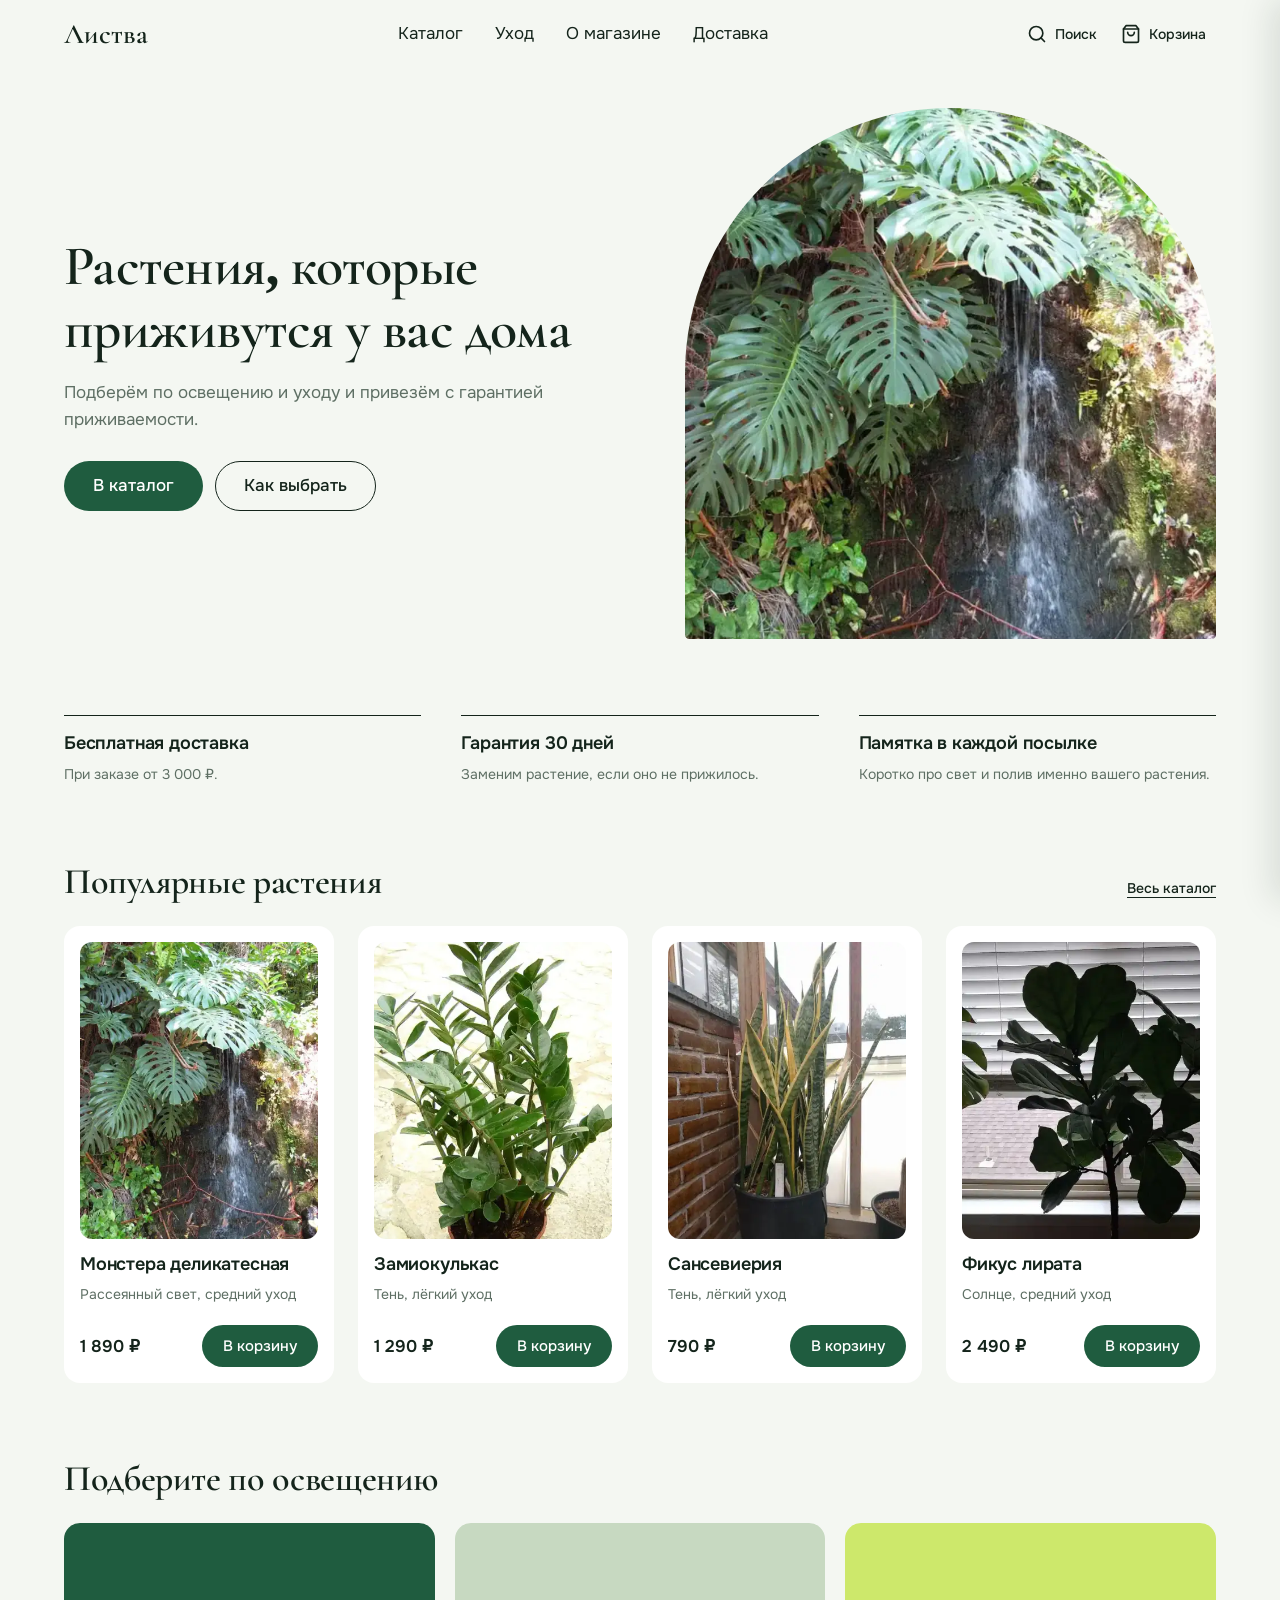
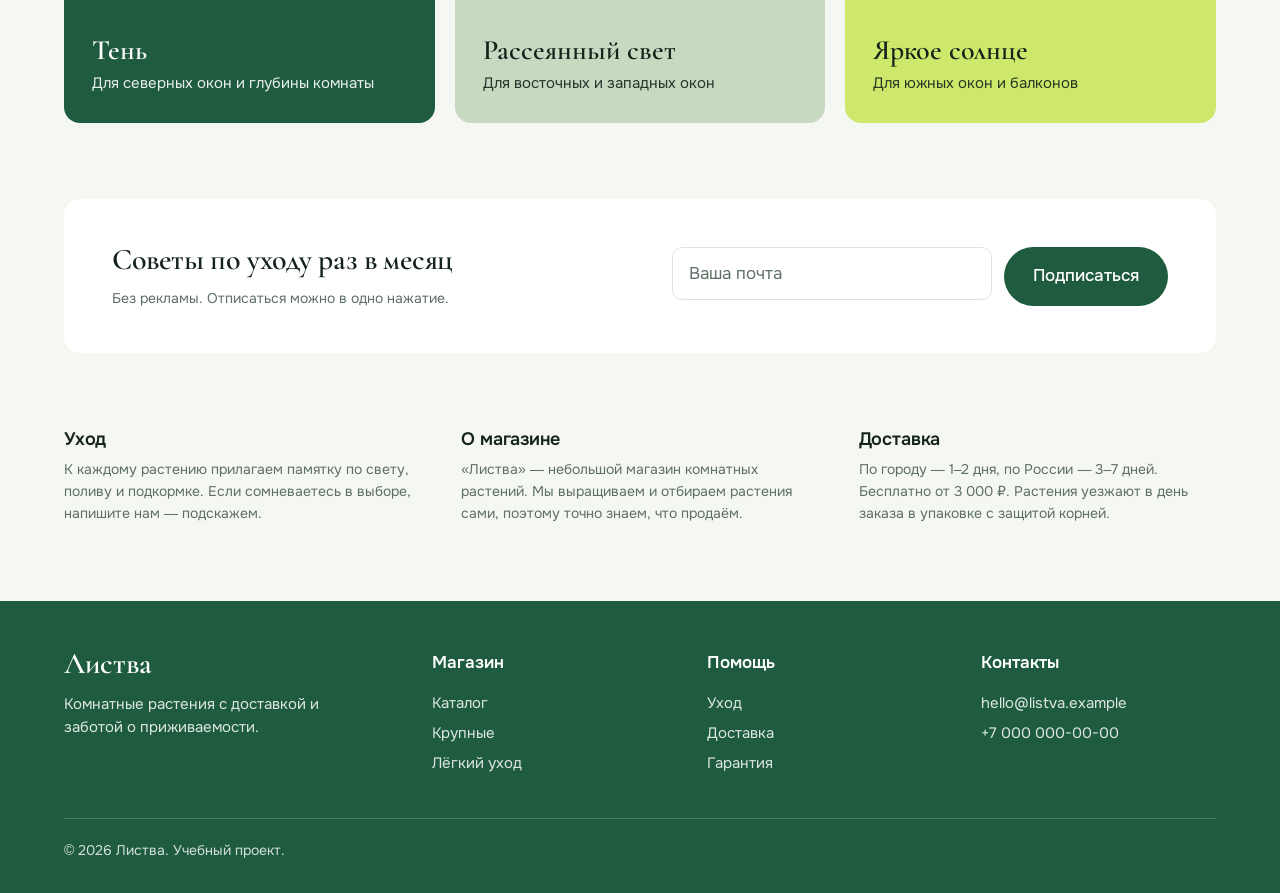
<file: index.html>
<!DOCTYPE html>
<html lang="ru">
<head>
  <meta charset="UTF-8">
  <meta name="viewport" content="width=device-width, initial-scale=1">
  <title>Листва — комнатные растения с доставкой и гарантией приживаемости</title>
  <meta name="description" content="Интернет-магазин комнатных растений «Листва»: подбор по освещению и уходу, бесплатная доставка от 3 000 ₽, гарантия приживаемости 30 дней.">
  <link rel="preload" href="fonts/onest-400-cyrillic.woff2" as="font" type="font/woff2" crossorigin>
  <link rel="preload" href="fonts/cormorant-garamond-600-cyrillic.woff2" as="font" type="font/woff2" crossorigin>
  <link rel="stylesheet" href="fonts/fonts.css">
  <link rel="stylesheet" href="css/base.css">
  <link rel="stylesheet" href="css/components.css">
  <link rel="stylesheet" href="css/pages.css">
</head>
<body>
  <a class="skip-link" href="#main">Перейти к содержимому</a>

  <header class="header" data-header>
    <div class="container header__inner">
      <a class="header__logo" href="index.html">Листва</a>

      <nav class="nav" aria-label="Основное меню">
        <ul class="nav__list">
          <li class="nav__item"><a class="nav__link" href="catalog.html">Каталог</a></li>
          <li class="nav__item"><a class="nav__link" href="#care">Уход</a></li>
          <li class="nav__item"><a class="nav__link" href="#about">О магазине</a></li>
          <li class="nav__item"><a class="nav__link" href="#delivery">Доставка</a></li>
        </ul>
      </nav>

      <div class="header__actions">
        <a class="icon-btn header__search" href="catalog.html#search">
          <svg class="icon-btn__icon" viewBox="0 0 24 24" fill="none" stroke="currentColor" stroke-width="2" stroke-linecap="round" aria-hidden="true">
            <circle cx="11" cy="11" r="8"></circle>
            <path d="m21 21-4.3-4.3"></path>
          </svg>
          <span>Поиск</span>
        </a>

        <button class="cart-btn" type="button" data-cart-open aria-expanded="false" aria-controls="cart-panel">
          <svg class="icon-btn__icon" viewBox="0 0 24 24" fill="none" stroke="currentColor" stroke-width="2" stroke-linecap="round" stroke-linejoin="round" aria-hidden="true">
            <path d="M6 2 3 6v14a2 2 0 0 0 2 2h14a2 2 0 0 0 2-2V6l-3-4Z"></path>
            <path d="M3 6h18"></path>
            <path d="M16 10a4 4 0 0 1-8 0"></path>
          </svg>
          <span>Корзина</span>
          <span class="badge badge--empty" data-cart-count>0</span>
        </button>

        <button class="burger" type="button" data-burger aria-label="Открыть меню" aria-expanded="false" aria-controls="mobile-menu">
          <svg class="icon-btn__icon" viewBox="0 0 24 24" fill="none" stroke="currentColor" stroke-width="2" stroke-linecap="round" aria-hidden="true">
            <path d="M4 6h16"></path>
            <path d="M4 12h16"></path>
            <path d="M4 18h16"></path>
          </svg>
        </button>
      </div>
    </div>

    <div class="mobile-menu" id="mobile-menu" data-mobile-menu>
      <div class="container">
        <ul class="mobile-menu__list">
          <li><a class="mobile-menu__link" href="catalog.html">Каталог</a></li>
          <li><a class="mobile-menu__link" href="#care">Уход</a></li>
          <li><a class="mobile-menu__link" href="#about">О магазине</a></li>
          <li><a class="mobile-menu__link" href="#delivery">Доставка</a></li>
        </ul>
      </div>
    </div>
  </header>

  <main id="main">
    <!-- Первый экран -->
    <section class="hero" aria-labelledby="hero-title">
      <div class="container hero__grid">
        <div class="hero__content">
          <h1 class="hero__title" id="hero-title">Растения, которые приживутся у вас дома</h1>
          <p class="hero__text">Подберём по освещению и уходу и привезём с гарантией приживаемости.</p>
          <div class="hero__actions">
            <a class="btn btn--primary" href="catalog.html">В каталог</a>
            <a class="btn btn--ghost" href="#light">Как выбрать</a>
          </div>
        </div>

        <div class="hero__media">
          <img class="hero__image" src="img/hero.webp" alt="Крупнолистная монстера в светлой комнате" width="720" height="900" fetchpriority="high" decoding="async">
        </div>
      </div>
    </section>

    <!-- Преимущества -->
    <section class="section features" aria-labelledby="features-title">
      <div class="container">
        <h2 class="visually-hidden" id="features-title">Преимущества</h2>
        <div class="features__grid">
          <article class="feature">
            <h3 class="feature__title">Бесплатная доставка</h3>
            <p class="feature__text">При заказе от 3 000 ₽.</p>
          </article>
          <article class="feature">
            <h3 class="feature__title">Гарантия 30 дней</h3>
            <p class="feature__text">Заменим растение, если оно не прижилось.</p>
          </article>
          <article class="feature">
            <h3 class="feature__title">Памятка в каждой посылке</h3>
            <p class="feature__text">Коротко про свет и полив именно вашего растения.</p>
          </article>
        </div>
      </div>
    </section>

    <!-- Популярные растения -->
    <section class="section popular" aria-labelledby="popular-title">
      <div class="container">
        <div class="section__head">
          <h2 id="popular-title">Популярные растения</h2>
          <a class="section__link" href="catalog.html">Весь каталог</a>
        </div>
        <div class="popular__grid" data-popular-grid>
          <article class="product-card">
      <div class="product-card__media">
        <img class="product-card__image" src="img/plants/card/monstera-1.webp" alt="Монстера деликатесная" width="420" height="525" loading="eager" fetchpriority="high" decoding="async">
      </div>
      <div class="product-card__body">
        <h3 class="product-card__title">
          <a class="product-card__link" href="product.html?id=monstera">Монстера деликатесная</a>
        </h3>
        <p class="product-card__meta">Рассеянный свет, средний уход</p>
        <div class="product-card__foot">
          <span class="product-card__price">1 890 ₽</span>
          <button class="btn btn--primary btn--small product-card__buy" type="button" data-add-to-cart="monstera" data-size-index="0">В корзину</button>
        </div>
      </div>
    </article>
    <article class="product-card">
      <div class="product-card__media">
        <img class="product-card__image" src="img/plants/card/zamioculcas-1.webp" alt="Замиокулькас" width="420" height="525" loading="eager" fetchpriority="high" decoding="async">
      </div>
      <div class="product-card__body">
        <h3 class="product-card__title">
          <a class="product-card__link" href="product.html?id=zamioculcas">Замиокулькас</a>
        </h3>
        <p class="product-card__meta">Тень, лёгкий уход</p>
        <div class="product-card__foot">
          <span class="product-card__price">1 290 ₽</span>
          <button class="btn btn--primary btn--small product-card__buy" type="button" data-add-to-cart="zamioculcas" data-size-index="0">В корзину</button>
        </div>
      </div>
    </article>
    <article class="product-card">
      <div class="product-card__media">
        <img class="product-card__image" src="img/plants/card/sansevieria-1.webp" alt="Сансевиерия" width="420" height="525" loading="lazy" decoding="async">
      </div>
      <div class="product-card__body">
        <h3 class="product-card__title">
          <a class="product-card__link" href="product.html?id=sansevieria">Сансевиерия</a>
        </h3>
        <p class="product-card__meta">Тень, лёгкий уход</p>
        <div class="product-card__foot">
          <span class="product-card__price">790 ₽</span>
          <button class="btn btn--primary btn--small product-card__buy" type="button" data-add-to-cart="sansevieria" data-size-index="0">В корзину</button>
        </div>
      </div>
    </article>
    <article class="product-card">
      <div class="product-card__media">
        <img class="product-card__image" src="img/plants/card/ficus-lyrata-1.webp" alt="Фикус лирата" width="420" height="525" loading="lazy" decoding="async">
      </div>
      <div class="product-card__body">
        <h3 class="product-card__title">
          <a class="product-card__link" href="product.html?id=ficus-lyrata">Фикус лирата</a>
        </h3>
        <p class="product-card__meta">Солнце, средний уход</p>
        <div class="product-card__foot">
          <span class="product-card__price">2 490 ₽</span>
          <button class="btn btn--primary btn--small product-card__buy" type="button" data-add-to-cart="ficus-lyrata" data-size-index="0">В корзину</button>
        </div>
      </div>
    </article>
        </div>
      </div>
    </section>

    <!-- Подбор по освещению -->
    <section class="section light" id="light" aria-labelledby="light-title">
      <div class="container">
        <div class="section__head">
          <h2 id="light-title">Подберите по освещению</h2>
        </div>
        <div class="light__grid">
          <a class="light-tile" href="catalog.html?light=shade">
            <span class="light-tile__title">Тень</span>
            <span class="light-tile__text">Для северных окон и глубины комнаты</span>
          </a>
          <a class="light-tile light-tile--diffuse" href="catalog.html?light=diffuse">
            <span class="light-tile__title">Рассеянный свет</span>
            <span class="light-tile__text">Для восточных и западных окон</span>
          </a>
          <a class="light-tile light-tile--sun" href="catalog.html?light=sun">
            <span class="light-tile__title">Яркое солнце</span>
            <span class="light-tile__text">Для южных окон и балконов</span>
          </a>
        </div>
      </div>
    </section>

    <!-- Подписка -->
    <section class="section" aria-labelledby="subscribe-title">
      <div class="container">
        <div class="subscribe">
          <div class="subscribe__grid">
            <div class="subscribe__content">
              <h2 class="subscribe__title" id="subscribe-title">Советы по уходу раз в месяц</h2>
              <p class="subscribe__text">Без рекламы. Отписаться можно в одно нажатие.</p>
            </div>
            <form class="form-inline subscribe__form" data-subscribe novalidate>
              <div class="field">
                <label class="visually-hidden" for="subscribe-email">Электронная почта</label>
                <input class="field__input" id="subscribe-email" type="email" name="email" placeholder="Ваша почта" autocomplete="email" required>
                <span class="field__error" data-subscribe-error hidden></span>
                <span class="field__success" data-subscribe-success hidden></span>
              </div>
              <button class="btn btn--primary" type="submit" data-subscribe-submit>Подписаться</button>
            </form>
          </div>
        </div>
      </div>
    </section>

    <!-- Уход / О магазине / Доставка -->
    <section class="section" aria-labelledby="info-title">
      <div class="container">
        <h2 class="visually-hidden" id="info-title">Полезная информация</h2>
        <div class="info__grid">
          <article class="info" id="care">
            <h3 class="info__title">Уход</h3>
            <p class="info__text">К каждому растению прилагаем памятку по свету, поливу и подкормке. Если сомневаетесь в выборе, напишите нам — подскажем.</p>
          </article>
          <article class="info" id="about">
            <h3 class="info__title">О магазине</h3>
            <p class="info__text">«Листва» — небольшой магазин комнатных растений. Мы выращиваем и отбираем растения сами, поэтому точно знаем, что продаём.</p>
          </article>
          <article class="info" id="delivery">
            <h3 class="info__title">Доставка</h3>
            <p class="info__text">По городу — 1–2 дня, по России — 3–7 дней. Бесплатно от 3 000 ₽. Растения уезжают в день заказа в упаковке с защитой корней.</p>
          </article>
        </div>
      </div>
    </section>
  </main>

  <footer class="footer">
    <div class="container">
      <div class="footer__grid">
        <div class="footer__brand">
          <p class="footer__logo">Листва</p>
          <p class="footer__about">Комнатные растения с доставкой и заботой о приживаемости.</p>
        </div>

        <nav class="footer__col" aria-label="Магазин">
          <p class="footer__title">Магазин</p>
          <a class="footer__link" href="catalog.html">Каталог</a>
          <a class="footer__link" href="catalog.html?category=large">Крупные</a>
          <a class="footer__link" href="catalog.html?care=easy">Лёгкий уход</a>
        </nav>

        <nav class="footer__col" aria-label="Помощь">
          <p class="footer__title">Помощь</p>
          <a class="footer__link" href="index.html#care">Уход</a>
          <a class="footer__link" href="index.html#delivery">Доставка</a>
          <a class="footer__link" href="index.html#about">Гарантия</a>
        </nav>

        <nav class="footer__col" aria-label="Контакты">
          <p class="footer__title">Контакты</p>
          <a class="footer__link" href="mailto:hello@listva.example">hello@listva.example</a>
          <a class="footer__link" href="tel:+70000000000">+7 000 000-00-00</a>
        </nav>
      </div>

      <p class="footer__bottom">© 2026 Листва. Учебный проект.</p>
    </div>
  </footer>

  <!-- Панель корзины -->
  <div class="cart-overlay" data-cart-overlay hidden></div>
  <div class="cart" id="cart-panel" data-cart-panel role="dialog" aria-modal="true" aria-labelledby="cart-title" aria-hidden="true" inert>
    <div class="cart__head">
      <h2 class="cart__title" id="cart-title">Корзина</h2>
      <button class="cart__close" type="button" data-cart-close aria-label="Закрыть корзину">
        <svg class="icon-btn__icon" viewBox="0 0 24 24" fill="none" stroke="currentColor" stroke-width="2" stroke-linecap="round" aria-hidden="true">
          <path d="M18 6 6 18"></path>
          <path d="m6 6 12 12"></path>
        </svg>
      </button>
    </div>
    <div class="cart__body" data-cart-list></div>
    <div class="cart__foot">
      <p class="cart__success" data-cart-success hidden></p>
      <p class="cart__hint" data-cart-hint hidden></p>
      <div class="cart__total">
        <span>Итого</span>
        <span data-cart-total>0 ₽</span>
      </div>
      <button class="btn btn--primary btn--wide" type="button" data-cart-checkout>Оформить заказ</button>
    </div>
  </div>

  <script src="js/products.js"></script>
  <script src="js/cart.js"></script>
  <script src="js/main.js"></script>
</body>
</html>
</file>
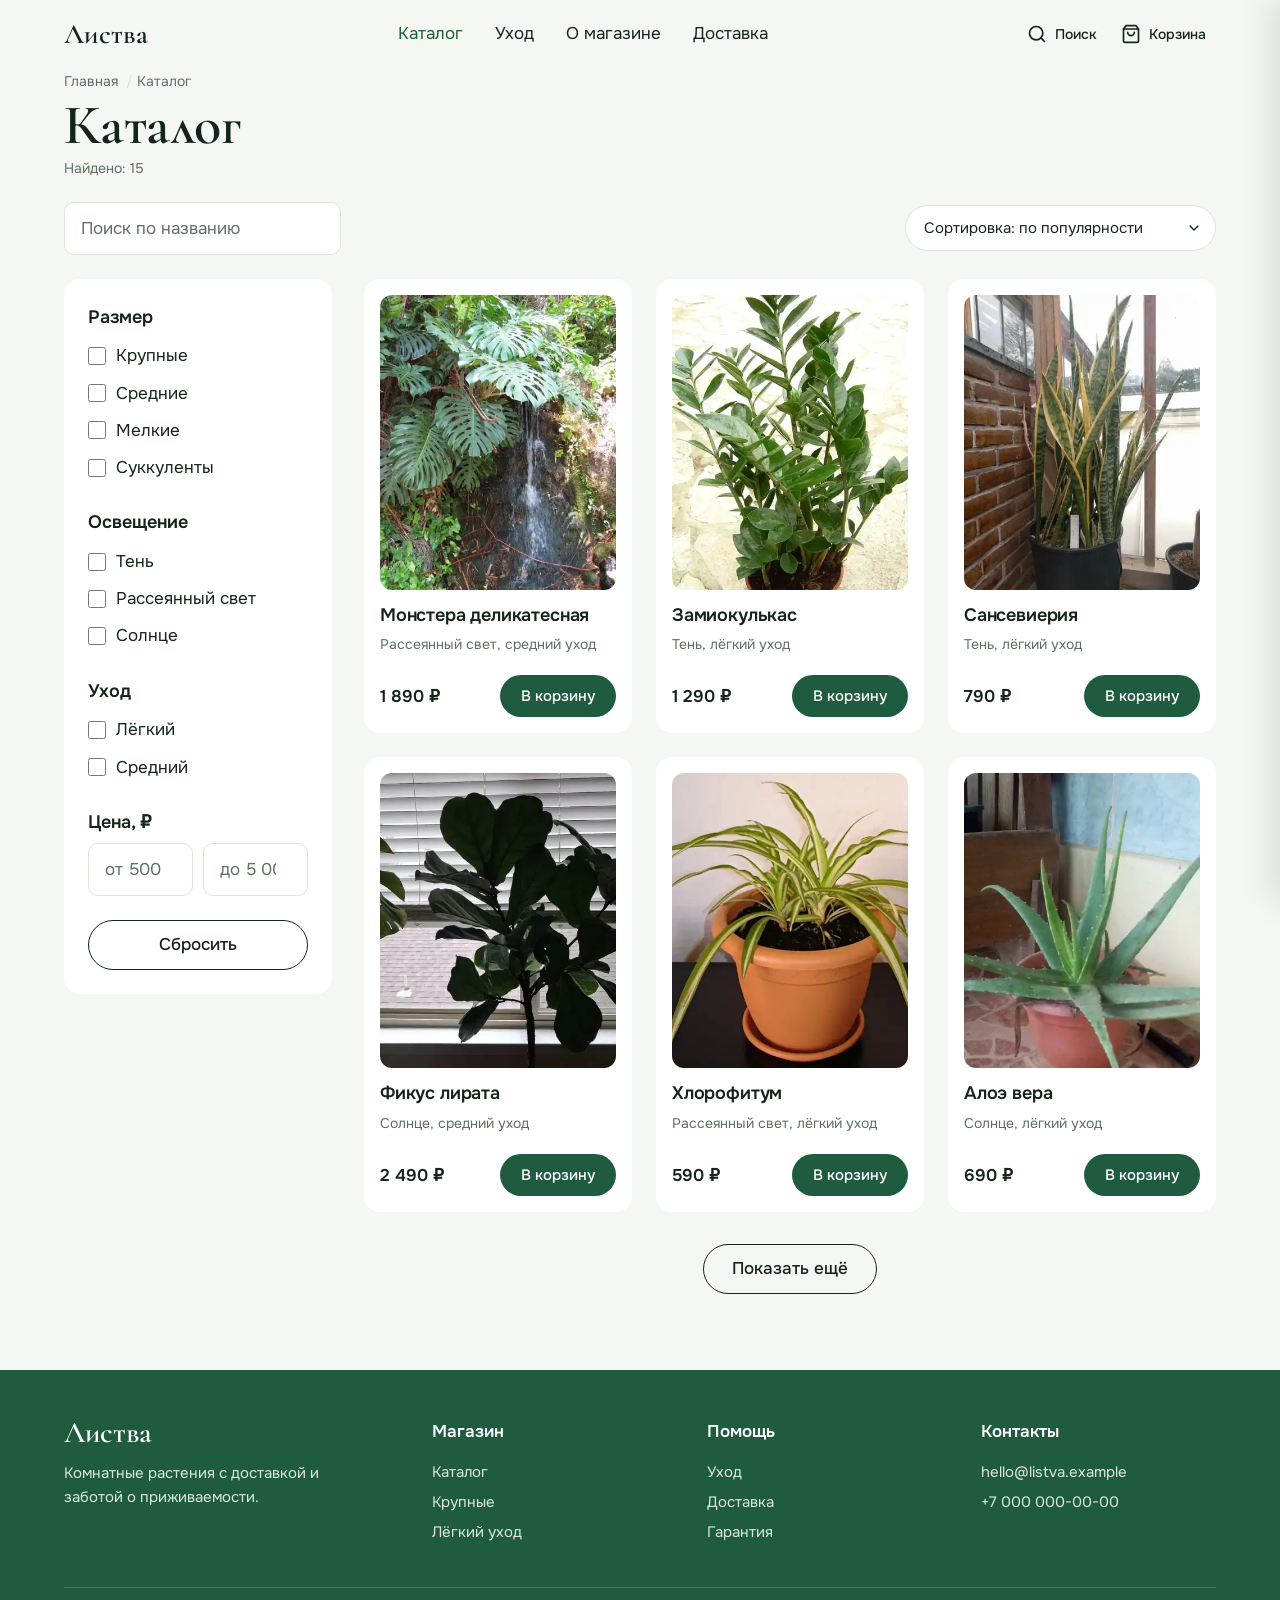
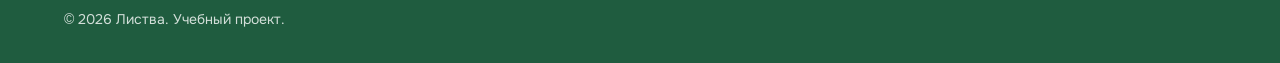
<file: catalog.html>
<!DOCTYPE html>
<html lang="ru">
<head>
  <meta charset="UTF-8">
  <meta name="viewport" content="width=device-width, initial-scale=1">
  <title>Каталог комнатных растений — Листва</title>
  <meta name="description" content="Каталог комнатных растений: крупные, средние, мелкие и суккуленты. Фильтры по освещению, уходу и цене.">
  <link rel="preload" href="fonts/onest-400-cyrillic.woff2" as="font" type="font/woff2" crossorigin>
  <link rel="preload" href="fonts/cormorant-garamond-600-cyrillic.woff2" as="font" type="font/woff2" crossorigin>
  <link rel="preload" href="img/plants/card/monstera-1.webp" as="image" type="image/webp" fetchpriority="high">
  <link rel="stylesheet" href="fonts/fonts.css">
  <link rel="stylesheet" href="css/base.css">
  <link rel="stylesheet" href="css/components.css">
  <link rel="stylesheet" href="css/pages.css">
</head>
<body>
  <a class="skip-link" href="#main">Перейти к содержимому</a>

  <header class="header" data-header>
    <div class="container header__inner">
      <a class="header__logo" href="index.html">Листва</a>

      <nav class="nav" aria-label="Основное меню">
        <ul class="nav__list">
          <li class="nav__item"><a class="nav__link" href="catalog.html" aria-current="page">Каталог</a></li>
          <li class="nav__item"><a class="nav__link" href="index.html#care">Уход</a></li>
          <li class="nav__item"><a class="nav__link" href="index.html#about">О магазине</a></li>
          <li class="nav__item"><a class="nav__link" href="index.html#delivery">Доставка</a></li>
        </ul>
      </nav>

      <div class="header__actions">
        <a class="icon-btn header__search" href="#search">
          <svg class="icon-btn__icon" viewBox="0 0 24 24" fill="none" stroke="currentColor" stroke-width="2" stroke-linecap="round" aria-hidden="true">
            <circle cx="11" cy="11" r="8"></circle>
            <path d="m21 21-4.3-4.3"></path>
          </svg>
          <span>Поиск</span>
        </a>

        <button class="cart-btn" type="button" data-cart-open aria-expanded="false" aria-controls="cart-panel">
          <svg class="icon-btn__icon" viewBox="0 0 24 24" fill="none" stroke="currentColor" stroke-width="2" stroke-linecap="round" stroke-linejoin="round" aria-hidden="true">
            <path d="M6 2 3 6v14a2 2 0 0 0 2 2h14a2 2 0 0 0 2-2V6l-3-4Z"></path>
            <path d="M3 6h18"></path>
            <path d="M16 10a4 4 0 0 1-8 0"></path>
          </svg>
          <span>Корзина</span>
          <span class="badge badge--empty" data-cart-count>0</span>
        </button>

        <button class="burger" type="button" data-burger aria-label="Открыть меню" aria-expanded="false" aria-controls="mobile-menu">
          <svg class="icon-btn__icon" viewBox="0 0 24 24" fill="none" stroke="currentColor" stroke-width="2" stroke-linecap="round" aria-hidden="true">
            <path d="M4 6h16"></path>
            <path d="M4 12h16"></path>
            <path d="M4 18h16"></path>
          </svg>
        </button>
      </div>
    </div>

    <div class="mobile-menu" id="mobile-menu" data-mobile-menu>
      <div class="container">
        <ul class="mobile-menu__list">
          <li><a class="mobile-menu__link" href="catalog.html">Каталог</a></li>
          <li><a class="mobile-menu__link" href="index.html#care">Уход</a></li>
          <li><a class="mobile-menu__link" href="index.html#about">О магазине</a></li>
          <li><a class="mobile-menu__link" href="index.html#delivery">Доставка</a></li>
        </ul>
      </div>
    </div>
  </header>

  <main id="main" class="catalog">
    <div class="container">
      <nav class="breadcrumbs" aria-label="Хлебные крошки">
        <ol class="breadcrumbs__list">
          <li class="breadcrumbs__item"><a class="breadcrumbs__link" href="index.html">Главная</a></li>
          <li class="breadcrumbs__item"><span>Каталог</span></li>
        </ol>
      </nav>

      <h1 class="catalog__title">Каталог</h1>
      <p class="catalog__count" data-catalog-count>Найдено: 0</p>

      <div class="catalog__toolbar">
        <div class="catalog__tools">
          <button class="btn btn--ghost btn--small filters-toggle" type="button" data-filters-toggle aria-expanded="false" aria-controls="filters">
            <svg class="icon-btn__icon" viewBox="0 0 24 24" fill="none" stroke="currentColor" stroke-width="2" stroke-linecap="round" aria-hidden="true">
              <path d="M3 6h18M7 12h10M10 18h4"></path>
            </svg>
            Фильтры
          </button>

          <div class="catalog__search" id="search">
            <label class="visually-hidden" for="search-input">Поиск по названию</label>
            <input class="field__input catalog__search-input" id="search-input" type="search" placeholder="Поиск по названию" autocomplete="off" data-search>
          </div>
        </div>

        <div class="sort">
          <label class="visually-hidden" for="sort">Сортировка</label>
          <select class="sort__select" id="sort" data-sort>
            <option value="popular">Сортировка: по популярности</option>
            <option value="price-asc">Сортировка: по возрастанию цены</option>
            <option value="price-desc">Сортировка: по убыванию цены</option>
          </select>
          <svg class="sort__icon" viewBox="0 0 24 24" fill="none" stroke="currentColor" stroke-width="2" stroke-linecap="round" stroke-linejoin="round" aria-hidden="true">
            <path d="m6 9 6 6 6-6"></path>
          </svg>
        </div>
      </div>

      <div class="catalog__layout">
        <aside class="filters" id="filters" data-filters aria-label="Фильтры каталога">
          <button class="filters__close btn btn--ghost btn--small" type="button" data-filters-close>Скрыть фильтры</button>

          <div class="filters__group">
            <p class="filters__title" id="filter-size">Размер</p>
            <label class="check">
              <input class="check__input" type="checkbox" name="category" value="large" data-filter>
              <span class="check__text">Крупные</span>
            </label>
            <label class="check">
              <input class="check__input" type="checkbox" name="category" value="medium" data-filter>
              <span class="check__text">Средние</span>
            </label>
            <label class="check">
              <input class="check__input" type="checkbox" name="category" value="small" data-filter>
              <span class="check__text">Мелкие</span>
            </label>
            <label class="check">
              <input class="check__input" type="checkbox" name="category" value="succulent" data-filter>
              <span class="check__text">Суккуленты</span>
            </label>
          </div>

          <div class="filters__group">
            <p class="filters__title" id="filter-light">Освещение</p>
            <label class="check">
              <input class="check__input" type="checkbox" name="light" value="shade" data-filter>
              <span class="check__text">Тень</span>
            </label>
            <label class="check">
              <input class="check__input" type="checkbox" name="light" value="diffuse" data-filter>
              <span class="check__text">Рассеянный свет</span>
            </label>
            <label class="check">
              <input class="check__input" type="checkbox" name="light" value="sun" data-filter>
              <span class="check__text">Солнце</span>
            </label>
          </div>

          <div class="filters__group">
            <p class="filters__title" id="filter-care">Уход</p>
            <label class="check">
              <input class="check__input" type="checkbox" name="care" value="easy" data-filter>
              <span class="check__text">Лёгкий</span>
            </label>
            <label class="check">
              <input class="check__input" type="checkbox" name="care" value="medium" data-filter>
              <span class="check__text">Средний</span>
            </label>
          </div>

          <div class="filters__group">
            <p class="filters__title" id="filter-price">Цена, ₽</p>
            <div class="price-inputs">
              <div>
                <label class="visually-hidden" for="price-min">Цена от</label>
                <input class="field__input" id="price-min" type="number" inputmode="numeric" min="0" step="100" placeholder="от 500" data-price-min>
              </div>
              <div>
                <label class="visually-hidden" for="price-max">Цена до</label>
                <input class="field__input" id="price-max" type="number" inputmode="numeric" min="0" step="100" placeholder="до 5 000" data-price-max>
              </div>
            </div>
          </div>

          <div class="filters__actions">
            <button class="btn btn--ghost btn--wide" type="button" data-filters-reset>Сбросить</button>
          </div>
        </aside>

        <section class="catalog__results" aria-label="Список растений">
          <div class="catalog__grid" data-catalog-grid>
            <article class="product-card">
      <div class="product-card__media">
        <img class="product-card__image" src="img/plants/card/monstera-1.webp" alt="Монстера деликатесная" width="420" height="525" loading="eager" fetchpriority="high" decoding="async">
      </div>
      <div class="product-card__body">
        <h2 class="product-card__title">
          <a class="product-card__link" href="product.html?id=monstera">Монстера деликатесная</a>
        </h2>
        <p class="product-card__meta">Рассеянный свет, средний уход</p>
        <div class="product-card__foot">
          <span class="product-card__price">1 890 ₽</span>
          <button class="btn btn--primary btn--small product-card__buy" type="button" data-add-to-cart="monstera" data-size-index="0">В корзину</button>
        </div>
      </div>
    </article>
    <article class="product-card">
      <div class="product-card__media">
        <img class="product-card__image" src="img/plants/card/zamioculcas-1.webp" alt="Замиокулькас" width="420" height="525" loading="eager" fetchpriority="high" decoding="async">
      </div>
      <div class="product-card__body">
        <h2 class="product-card__title">
          <a class="product-card__link" href="product.html?id=zamioculcas">Замиокулькас</a>
        </h2>
        <p class="product-card__meta">Тень, лёгкий уход</p>
        <div class="product-card__foot">
          <span class="product-card__price">1 290 ₽</span>
          <button class="btn btn--primary btn--small product-card__buy" type="button" data-add-to-cart="zamioculcas" data-size-index="0">В корзину</button>
        </div>
      </div>
    </article>
    <article class="product-card">
      <div class="product-card__media">
        <img class="product-card__image" src="img/plants/card/sansevieria-1.webp" alt="Сансевиерия" width="420" height="525" loading="eager" fetchpriority="high" decoding="async">
      </div>
      <div class="product-card__body">
        <h2 class="product-card__title">
          <a class="product-card__link" href="product.html?id=sansevieria">Сансевиерия</a>
        </h2>
        <p class="product-card__meta">Тень, лёгкий уход</p>
        <div class="product-card__foot">
          <span class="product-card__price">790 ₽</span>
          <button class="btn btn--primary btn--small product-card__buy" type="button" data-add-to-cart="sansevieria" data-size-index="0">В корзину</button>
        </div>
      </div>
    </article>
    <article class="product-card">
      <div class="product-card__media">
        <img class="product-card__image" src="img/plants/card/ficus-lyrata-1.webp" alt="Фикус лирата" width="420" height="525" loading="lazy" decoding="async">
      </div>
      <div class="product-card__body">
        <h2 class="product-card__title">
          <a class="product-card__link" href="product.html?id=ficus-lyrata">Фикус лирата</a>
        </h2>
        <p class="product-card__meta">Солнце, средний уход</p>
        <div class="product-card__foot">
          <span class="product-card__price">2 490 ₽</span>
          <button class="btn btn--primary btn--small product-card__buy" type="button" data-add-to-cart="ficus-lyrata" data-size-index="0">В корзину</button>
        </div>
      </div>
    </article>
    <article class="product-card">
      <div class="product-card__media">
        <img class="product-card__image" src="img/plants/card/chlorophytum-1.webp" alt="Хлорофитум" width="420" height="525" loading="lazy" decoding="async">
      </div>
      <div class="product-card__body">
        <h2 class="product-card__title">
          <a class="product-card__link" href="product.html?id=chlorophytum">Хлорофитум</a>
        </h2>
        <p class="product-card__meta">Рассеянный свет, лёгкий уход</p>
        <div class="product-card__foot">
          <span class="product-card__price">590 ₽</span>
          <button class="btn btn--primary btn--small product-card__buy" type="button" data-add-to-cart="chlorophytum" data-size-index="0">В корзину</button>
        </div>
      </div>
    </article>
    <article class="product-card">
      <div class="product-card__media">
        <img class="product-card__image" src="img/plants/card/aloe-1.webp" alt="Алоэ вера" width="420" height="525" loading="lazy" decoding="async">
      </div>
      <div class="product-card__body">
        <h2 class="product-card__title">
          <a class="product-card__link" href="product.html?id=aloe">Алоэ вера</a>
        </h2>
        <p class="product-card__meta">Солнце, лёгкий уход</p>
        <div class="product-card__foot">
          <span class="product-card__price">690 ₽</span>
          <button class="btn btn--primary btn--small product-card__buy" type="button" data-add-to-cart="aloe" data-size-index="0">В корзину</button>
        </div>
      </div>
    </article>
          </div>

          <div class="catalog__more">
            <button class="btn btn--ghost" type="button" data-catalog-more hidden>Показать ещё</button>
          </div>
        </section>
      </div>
    </div>
  </main>

  <footer class="footer">
    <div class="container">
      <div class="footer__grid">
        <div class="footer__brand">
          <p class="footer__logo">Листва</p>
          <p class="footer__about">Комнатные растения с доставкой и заботой о приживаемости.</p>
        </div>

        <nav class="footer__col" aria-label="Магазин">
          <p class="footer__title">Магазин</p>
          <a class="footer__link" href="catalog.html">Каталог</a>
          <a class="footer__link" href="catalog.html?category=large">Крупные</a>
          <a class="footer__link" href="catalog.html?care=easy">Лёгкий уход</a>
        </nav>

        <nav class="footer__col" aria-label="Помощь">
          <p class="footer__title">Помощь</p>
          <a class="footer__link" href="index.html#care">Уход</a>
          <a class="footer__link" href="index.html#delivery">Доставка</a>
          <a class="footer__link" href="index.html#about">Гарантия</a>
        </nav>

        <nav class="footer__col" aria-label="Контакты">
          <p class="footer__title">Контакты</p>
          <a class="footer__link" href="mailto:hello@listva.example">hello@listva.example</a>
          <a class="footer__link" href="tel:+70000000000">+7 000 000-00-00</a>
        </nav>
      </div>

      <p class="footer__bottom">© 2026 Листва. Учебный проект.</p>
    </div>
  </footer>

  <!-- Панель корзины -->
  <div class="cart-overlay" data-cart-overlay hidden></div>
  <div class="cart" id="cart-panel" data-cart-panel role="dialog" aria-modal="true" aria-labelledby="cart-title" aria-hidden="true" inert>
    <div class="cart__head">
      <h2 class="cart__title" id="cart-title">Корзина</h2>
      <button class="cart__close" type="button" data-cart-close aria-label="Закрыть корзину">
        <svg class="icon-btn__icon" viewBox="0 0 24 24" fill="none" stroke="currentColor" stroke-width="2" stroke-linecap="round" aria-hidden="true">
          <path d="M18 6 6 18"></path>
          <path d="m6 6 12 12"></path>
        </svg>
      </button>
    </div>
    <div class="cart__body" data-cart-list></div>
    <div class="cart__foot">
      <p class="cart__success" data-cart-success hidden></p>
      <p class="cart__hint" data-cart-hint hidden></p>
      <div class="cart__total">
        <span>Итого</span>
        <span data-cart-total>0 ₽</span>
      </div>
      <button class="btn btn--primary btn--wide" type="button" data-cart-checkout>Оформить заказ</button>
    </div>
  </div>

  <script src="js/products.js"></script>
  <script src="js/cart.js"></script>
  <script src="js/catalog.js"></script>
  <script src="js/main.js"></script>
</body>
</html>
</file>
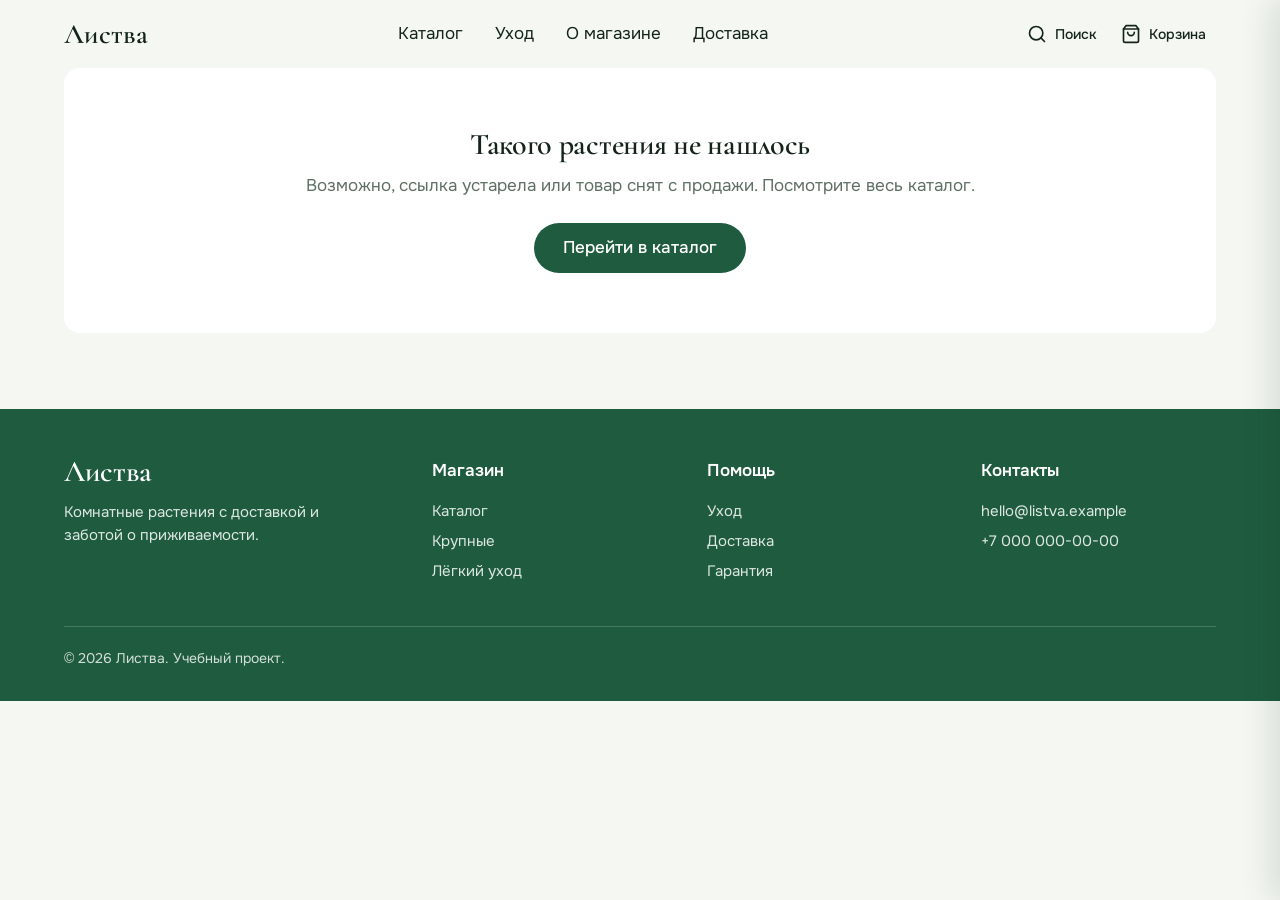
<file: product.html>
<!DOCTYPE html>
<html lang="ru">
<head>
  <meta charset="UTF-8">
  <meta name="viewport" content="width=device-width, initial-scale=1">
  <title>Карточка растения — Листва</title>
  <meta name="description" content="Описание растения, условия ухода, варианты размера горшка и доставка.">
  <link rel="preload" href="fonts/onest-400-cyrillic.woff2" as="font" type="font/woff2" crossorigin>
  <link rel="preload" href="fonts/cormorant-garamond-600-cyrillic.woff2" as="font" type="font/woff2" crossorigin>
  <script>
    /* Заранее начинаем грузить основное фото товара — id совпадает с именем файла. */
    (function () {
      var match = /[?&]id=([a-z-]+)/.exec(window.location.search);
      if (!match) return;
      var link = document.createElement('link');
      link.rel = 'preload';
      link.as = 'image';
      link.type = 'image/webp';
      link.href = 'img/plants/' + match[1] + '-1.webp';
      link.setAttribute('fetchpriority', 'high');
      document.head.appendChild(link);
    })();
  </script>
  <link rel="stylesheet" href="fonts/fonts.css">
  <link rel="stylesheet" href="css/base.css">
  <link rel="stylesheet" href="css/components.css">
  <link rel="stylesheet" href="css/pages.css">
</head>
<body>
  <a class="skip-link" href="#main">Перейти к содержимому</a>

  <header class="header" data-header>
    <div class="container header__inner">
      <a class="header__logo" href="index.html">Листва</a>

      <nav class="nav" aria-label="Основное меню">
        <ul class="nav__list">
          <li class="nav__item"><a class="nav__link" href="catalog.html">Каталог</a></li>
          <li class="nav__item"><a class="nav__link" href="index.html#care">Уход</a></li>
          <li class="nav__item"><a class="nav__link" href="index.html#about">О магазине</a></li>
          <li class="nav__item"><a class="nav__link" href="index.html#delivery">Доставка</a></li>
        </ul>
      </nav>

      <div class="header__actions">
        <a class="icon-btn header__search" href="catalog.html#search">
          <svg class="icon-btn__icon" viewBox="0 0 24 24" fill="none" stroke="currentColor" stroke-width="2" stroke-linecap="round" aria-hidden="true">
            <circle cx="11" cy="11" r="8"></circle>
            <path d="m21 21-4.3-4.3"></path>
          </svg>
          <span>Поиск</span>
        </a>

        <button class="cart-btn" type="button" data-cart-open aria-expanded="false" aria-controls="cart-panel">
          <svg class="icon-btn__icon" viewBox="0 0 24 24" fill="none" stroke="currentColor" stroke-width="2" stroke-linecap="round" stroke-linejoin="round" aria-hidden="true">
            <path d="M6 2 3 6v14a2 2 0 0 0 2 2h14a2 2 0 0 0 2-2V6l-3-4Z"></path>
            <path d="M3 6h18"></path>
            <path d="M16 10a4 4 0 0 1-8 0"></path>
          </svg>
          <span>Корзина</span>
          <span class="badge badge--empty" data-cart-count>0</span>
        </button>

        <button class="burger" type="button" data-burger aria-label="Открыть меню" aria-expanded="false" aria-controls="mobile-menu">
          <svg class="icon-btn__icon" viewBox="0 0 24 24" fill="none" stroke="currentColor" stroke-width="2" stroke-linecap="round" aria-hidden="true">
            <path d="M4 6h16"></path>
            <path d="M4 12h16"></path>
            <path d="M4 18h16"></path>
          </svg>
        </button>
      </div>
    </div>

    <div class="mobile-menu" id="mobile-menu" data-mobile-menu>
      <div class="container">
        <ul class="mobile-menu__list">
          <li><a class="mobile-menu__link" href="catalog.html">Каталог</a></li>
          <li><a class="mobile-menu__link" href="index.html#care">Уход</a></li>
          <li><a class="mobile-menu__link" href="index.html#about">О магазине</a></li>
          <li><a class="mobile-menu__link" href="index.html#delivery">Доставка</a></li>
        </ul>
      </div>
    </div>
  </header>

  <main id="main">
    <div class="container" data-product-page>
      <nav class="breadcrumbs" aria-label="Хлебные крошки">
        <ol class="breadcrumbs__list">
          <li class="breadcrumbs__item"><a class="breadcrumbs__link" href="index.html">Главная</a></li>
          <li class="breadcrumbs__item"><a class="breadcrumbs__link" href="catalog.html">Каталог</a></li>
          <li class="breadcrumbs__item"><span data-product-breadcrumb>Растение</span></li>
        </ol>
      </nav>

      <div class="product__layout" data-product-layout>
        <div class="gallery">
          <div class="gallery__main">
            <img class="gallery__image" data-gallery-main src="img/plants/monstera-1.webp" alt="" width="720" height="900" fetchpriority="high" decoding="async">
          </div>
          <div class="gallery__thumbs" data-gallery-thumbs></div>
        </div>

        <div class="product__info">
          <h1 class="product__title" data-product-title>Растение</h1>
          <p class="product__price" data-product-price>—</p>
          <p class="product__text" data-product-short></p>

          <div class="product__tags" data-product-tags></div>

          <div class="product__block">
            <p class="product__label" id="size-label">Размер горшка</p>
            <div class="size-switch" data-product-sizes role="group" aria-labelledby="size-label"></div>
          </div>

          <div class="product__actions">
            <div class="stepper">
              <button class="stepper__btn" type="button" data-qty-dec aria-label="Уменьшить количество">−</button>
              <span class="stepper__value" data-qty aria-live="polite">1</span>
              <button class="stepper__btn" type="button" data-qty-inc aria-label="Увеличить количество">+</button>
            </div>
            <button class="btn btn--primary" type="button" data-product-add>В корзину</button>
          </div>
        </div>
      </div>

      <section class="section" aria-labelledby="product-info-title">
        <h2 class="visually-hidden" id="product-info-title">Информация о растении</h2>
        <div class="tabs">
          <div class="tabs__list" role="tablist" aria-label="Информация о растении">
            <button class="tabs__tab" type="button" role="tab" id="tab-desc" aria-controls="panel-desc" aria-selected="true" data-tab="desc">Описание</button>
            <button class="tabs__tab" type="button" role="tab" id="tab-care" aria-controls="panel-care" aria-selected="false" tabindex="-1" data-tab="care">Уход</button>
            <button class="tabs__tab" type="button" role="tab" id="tab-delivery" aria-controls="panel-delivery" aria-selected="false" tabindex="-1" data-tab="delivery">Доставка</button>
          </div>
          <div class="tabs__panel" id="panel-desc" role="tabpanel" aria-labelledby="tab-desc" data-tab-panel="desc"></div>
          <div class="tabs__panel" id="panel-care" role="tabpanel" aria-labelledby="tab-care" data-tab-panel="care" hidden></div>
          <div class="tabs__panel" id="panel-delivery" role="tabpanel" aria-labelledby="tab-delivery" data-tab-panel="delivery" hidden></div>
        </div>
      </section>

      <section class="section related" aria-labelledby="related-title">
        <div class="section__head">
          <h2 id="related-title">Похожие растения</h2>
          <a class="section__link" href="catalog.html">Весь каталог</a>
        </div>
        <div class="related__grid" data-related-grid></div>
      </section>
    </div>

    <div class="container" data-product-notfound hidden>
      <div class="product__notfound">
        <h1 class="product__notfound-title">Такого растения не нашлось</h1>
        <p class="product__notfound-text">Возможно, ссылка устарела или товар снят с продажи. Посмотрите весь каталог.</p>
        <a class="btn btn--primary" href="catalog.html">Перейти в каталог</a>
      </div>
    </div>
  </main>

  <footer class="footer">
    <div class="container">
      <div class="footer__grid">
        <div class="footer__brand">
          <p class="footer__logo">Листва</p>
          <p class="footer__about">Комнатные растения с доставкой и заботой о приживаемости.</p>
        </div>

        <nav class="footer__col" aria-label="Магазин">
          <p class="footer__title">Магазин</p>
          <a class="footer__link" href="catalog.html">Каталог</a>
          <a class="footer__link" href="catalog.html?category=large">Крупные</a>
          <a class="footer__link" href="catalog.html?care=easy">Лёгкий уход</a>
        </nav>

        <nav class="footer__col" aria-label="Помощь">
          <p class="footer__title">Помощь</p>
          <a class="footer__link" href="index.html#care">Уход</a>
          <a class="footer__link" href="index.html#delivery">Доставка</a>
          <a class="footer__link" href="index.html#about">Гарантия</a>
        </nav>

        <nav class="footer__col" aria-label="Контакты">
          <p class="footer__title">Контакты</p>
          <a class="footer__link" href="mailto:hello@listva.example">hello@listva.example</a>
          <a class="footer__link" href="tel:+70000000000">+7 000 000-00-00</a>
        </nav>
      </div>

      <p class="footer__bottom">© 2026 Листва. Учебный проект.</p>
    </div>
  </footer>

  <!-- Панель корзины -->
  <div class="cart-overlay" data-cart-overlay hidden></div>
  <div class="cart" id="cart-panel" data-cart-panel role="dialog" aria-modal="true" aria-labelledby="cart-title" aria-hidden="true" inert>
    <div class="cart__head">
      <h2 class="cart__title" id="cart-title">Корзина</h2>
      <button class="cart__close" type="button" data-cart-close aria-label="Закрыть корзину">
        <svg class="icon-btn__icon" viewBox="0 0 24 24" fill="none" stroke="currentColor" stroke-width="2" stroke-linecap="round" aria-hidden="true">
          <path d="M18 6 6 18"></path>
          <path d="m6 6 12 12"></path>
        </svg>
      </button>
    </div>
    <div class="cart__body" data-cart-list></div>
    <div class="cart__foot">
      <p class="cart__success" data-cart-success hidden></p>
      <p class="cart__hint" data-cart-hint hidden></p>
      <div class="cart__total">
        <span>Итого</span>
        <span data-cart-total>0 ₽</span>
      </div>
      <button class="btn btn--primary btn--wide" type="button" data-cart-checkout>Оформить заказ</button>
    </div>
  </div>

  <script src="js/products.js"></script>
  <script src="js/cart.js"></script>
  <script src="js/product.js"></script>
  <script src="js/main.js"></script>
</body>
</html>
</file>
<file: fonts/fonts.css>
/* Локальные шрифты: Cormorant Garamond (заголовки) и Onest (текст).
   Файлы *.woff2 загружены с Google Fonts (Open Font License). */

@font-face {
  font-family: 'Cormorant Garamond';
  font-style: normal;
  font-weight: 600;
  font-display: swap;
  src: url('cormorant-garamond-600-cyrillic-ext.woff2') format('woff2');
  unicode-range: U+0460-052F, U+1C80-1C8A, U+20B4, U+2DE0-2DFF, U+A640-A69F, U+FE2E-FE2F;
}

@font-face {
  font-family: 'Cormorant Garamond';
  font-style: normal;
  font-weight: 600;
  font-display: swap;
  src: url('cormorant-garamond-600-cyrillic.woff2') format('woff2');
  unicode-range: U+0301, U+0400-045F, U+0490-0491, U+04B0-04B1, U+2116;
}

@font-face {
  font-family: 'Cormorant Garamond';
  font-style: normal;
  font-weight: 600;
  font-display: swap;
  src: url('cormorant-garamond-600-latin-ext.woff2') format('woff2');
  unicode-range: U+0102-0103, U+0110-0111, U+0128-0129, U+0168-0169, U+01A0-01A1, U+01AF-01B0, U+0300-0301, U+0303-0304, U+0308-0309, U+0323, U+0329, U+1EA0-1EF9, U+20AB;
}

@font-face {
  font-family: 'Cormorant Garamond';
  font-style: normal;
  font-weight: 600;
  font-display: swap;
  src: url('cormorant-garamond-600-latin.woff2') format('woff2');
  unicode-range: U+0100-02BA, U+02BD-02C5, U+02C7-02CC, U+02CE-02D7, U+02DD-02FF, U+0304, U+0308, U+0329, U+1D00-1DBF, U+1E00-1E9F, U+1EF2-1EFF, U+2020, U+20A0-20AB, U+20AD-20C4, U+2113, U+2C60-2C7F, U+A720-A7FF;
}

@font-face {
  font-family: 'Cormorant Garamond';
  font-style: normal;
  font-weight: 600;
  font-display: swap;
  src: url('cormorant-garamond-600-latin.woff2') format('woff2');
  unicode-range: U+0000-00FF, U+0131, U+0152-0153, U+02BB-02BC, U+02C6, U+02DA, U+02DC, U+0304, U+0308, U+0329, U+2000-206F, U+20AC, U+2122, U+2191, U+2193, U+2212, U+2215, U+FEFF, U+FFFD;
}

@font-face {
  font-family: 'Onest';
  font-style: normal;
  font-weight: 400;
  font-display: swap;
  src: url('onest-400-cyrillic-ext.woff2') format('woff2');
  unicode-range: U+0460-052F, U+1C80-1C8A, U+20B4, U+2DE0-2DFF, U+A640-A69F, U+FE2E-FE2F;
}

@font-face {
  font-family: 'Onest';
  font-style: normal;
  font-weight: 400;
  font-display: swap;
  src: url('onest-400-cyrillic.woff2') format('woff2');
  unicode-range: U+0301, U+0400-045F, U+0490-0491, U+04B0-04B1, U+2116;
}

@font-face {
  font-family: 'Onest';
  font-style: normal;
  font-weight: 400;
  font-display: swap;
  src: url('onest-400-latin.woff2') format('woff2');
  unicode-range: U+0302-0303, U+0305, U+0307-0308, U+0310, U+0312, U+0315, U+031A, U+0326-0327, U+032C, U+032F-0330, U+0332-0333, U+0338, U+033A, U+0346, U+034D, U+0391-03A1, U+03A3-03A9, U+03B1-03C9, U+03D1, U+03D5-03D6, U+03F0-03F1, U+03F4-03F5, U+2016-2017, U+2034-2038, U+203C, U+2040, U+2043, U+2047, U+2050, U+2057, U+205F, U+2070-2071, U+2074-209F, U+20D0-20DC, U+20E1, U+20E5-20EF, U+2100-2112, U+2114-2115, U+2117-2121, U+2123-214F, U+2190, U+2192, U+2194-21AE, U+21B0-21E5, U+21F1-21F2, U+21F4-2211, U+2213-2214, U+2216-22FF, U+2308-230B, U+2310, U+2319, U+231C-2321, U+2336-237A, U+237C, U+2395, U+239B-23B7, U+23D0, U+23DC-23E1, U+2474-2475, U+25AF, U+25B3, U+25B7, U+25BD, U+25C1, U+25CA, U+25CC, U+25FB, U+266D-266F, U+27C0-27FF, U+2900-2AFF, U+2B0E-2B11, U+2B30-2B4C, U+2BFE, U+3030, U+FF5B, U+FF5D, U+1D400-1D7FF, U+1EE00-1EEFF;
}

@font-face {
  font-family: 'Onest';
  font-style: normal;
  font-weight: 400;
  font-display: swap;
  src: url('onest-400-latin.woff2') format('woff2');
  unicode-range: U+0001-000C, U+000E-001F, U+007F-009F, U+20DD-20E0, U+20E2-20E4, U+2150-218F, U+2190, U+2192, U+2194-2199, U+21AF, U+21E6-21F0, U+21F3, U+2218-2219, U+2299, U+22C4-22C6, U+2300-243F, U+2440-244A, U+2460-24FF, U+25A0-27BF, U+2800-28FF, U+2921-2922, U+2981, U+29BF, U+29EB, U+2B00-2BFF, U+4DC0-4DFF, U+FFF9-FFFB, U+10140-1018E, U+10190-1019C, U+101A0, U+101D0-101FD, U+102E0-102FB, U+10E60-10E7E, U+1D2C0-1D2D3, U+1D2E0-1D37F, U+1F000-1F0FF, U+1F100-1F1AE, U+1F1E6-1F1FF, U+1F30D-1F30F, U+1F315, U+1F31C, U+1F31E, U+1F320-1F32C, U+1F336, U+1F378, U+1F37D, U+1F382, U+1F393-1F39F, U+1F3A7-1F3A8, U+1F3AC-1F3AF, U+1F3C2, U+1F3C4-1F3C6, U+1F3CA-1F3CE, U+1F3D4-1F3E0, U+1F3ED, U+1F3F1-1F3F3, U+1F3F5-1F3F7, U+1F408, U+1F415, U+1F41F, U+1F426, U+1F43F, U+1F441-1F442, U+1F444, U+1F446-1F449, U+1F44C-1F44E, U+1F453, U+1F46A, U+1F47D, U+1F4A3, U+1F4B0, U+1F4B3, U+1F4B9, U+1F4BB, U+1F4BF, U+1F4C8-1F4CB, U+1F4D6, U+1F4DA, U+1F4DF, U+1F4E3-1F4E6, U+1F4EA-1F4ED, U+1F4F7, U+1F4F9-1F4FB, U+1F4FD-1F4FE, U+1F503, U+1F507-1F50B, U+1F50D, U+1F512-1F513, U+1F53E-1F54A, U+1F54F-1F5FA, U+1F610, U+1F650-1F67F, U+1F687, U+1F68D, U+1F691, U+1F694, U+1F698, U+1F6AD, U+1F6B2, U+1F6B9-1F6BA, U+1F6BC, U+1F6C6-1F6CF, U+1F6D3-1F6D7, U+1F6E0-1F6EA, U+1F6F0-1F6F3, U+1F6F7-1F6FC, U+1F700-1F80B, U+1F810-1F847, U+1F850-1F859, U+1F860-1F887, U+1F890-1F8AD, U+1F8B0-1F8BB, U+1F8C0-1F8C1, U+1F8D0-1F8D8, U+1F900-1F90B, U+1F93B, U+1F946, U+1F984, U+1F996, U+1F9E9, U+1FA00-1FA6F, U+1FA70-1FA7C, U+1FA80-1FAC6, U+1FAC8, U+1FACC-1FADD, U+1FADF-1FAEB, U+1FAEF-1FAFA, U+1FB00-1FBFF;
}

@font-face {
  font-family: 'Onest';
  font-style: normal;
  font-weight: 400;
  font-display: swap;
  src: url('onest-400-latin-ext.woff2') format('woff2');
  unicode-range: U+0102-0103, U+0110-0111, U+0128-0129, U+0168-0169, U+01A0-01A1, U+01AF-01B0, U+0300-0301, U+0303-0304, U+0308-0309, U+0323, U+0329, U+1EA0-1EF9, U+20AB;
}

@font-face {
  font-family: 'Onest';
  font-style: normal;
  font-weight: 400;
  font-display: swap;
  src: url('onest-400-latin.woff2') format('woff2');
  unicode-range: U+0100-02BA, U+02BD-02C5, U+02C7-02CC, U+02CE-02D7, U+02DD-02FF, U+0304, U+0308, U+0329, U+1D00-1DBF, U+1E00-1E9F, U+1EF2-1EFF, U+2020, U+20A0-20AB, U+20AD-20C4, U+2113, U+2C60-2C7F, U+A720-A7FF;
}

@font-face {
  font-family: 'Onest';
  font-style: normal;
  font-weight: 400;
  font-display: swap;
  src: url('onest-400-latin.woff2') format('woff2');
  unicode-range: U+0000-00FF, U+0131, U+0152-0153, U+02BB-02BC, U+02C6, U+02DA, U+02DC, U+0304, U+0308, U+0329, U+2000-206F, U+20AC, U+2122, U+2191, U+2193, U+2212, U+2215, U+FEFF, U+FFFD;
}

@font-face {
  font-family: 'Onest';
  font-style: normal;
  font-weight: 500;
  font-display: swap;
  src: url('onest-400-cyrillic-ext.woff2') format('woff2');
  unicode-range: U+0460-052F, U+1C80-1C8A, U+20B4, U+2DE0-2DFF, U+A640-A69F, U+FE2E-FE2F;
}

@font-face {
  font-family: 'Onest';
  font-style: normal;
  font-weight: 500;
  font-display: swap;
  src: url('onest-400-cyrillic.woff2') format('woff2');
  unicode-range: U+0301, U+0400-045F, U+0490-0491, U+04B0-04B1, U+2116;
}

@font-face {
  font-family: 'Onest';
  font-style: normal;
  font-weight: 500;
  font-display: swap;
  src: url('onest-400-latin.woff2') format('woff2');
  unicode-range: U+0302-0303, U+0305, U+0307-0308, U+0310, U+0312, U+0315, U+031A, U+0326-0327, U+032C, U+032F-0330, U+0332-0333, U+0338, U+033A, U+0346, U+034D, U+0391-03A1, U+03A3-03A9, U+03B1-03C9, U+03D1, U+03D5-03D6, U+03F0-03F1, U+03F4-03F5, U+2016-2017, U+2034-2038, U+203C, U+2040, U+2043, U+2047, U+2050, U+2057, U+205F, U+2070-2071, U+2074-209F, U+20D0-20DC, U+20E1, U+20E5-20EF, U+2100-2112, U+2114-2115, U+2117-2121, U+2123-214F, U+2190, U+2192, U+2194-21AE, U+21B0-21E5, U+21F1-21F2, U+21F4-2211, U+2213-2214, U+2216-22FF, U+2308-230B, U+2310, U+2319, U+231C-2321, U+2336-237A, U+237C, U+2395, U+239B-23B7, U+23D0, U+23DC-23E1, U+2474-2475, U+25AF, U+25B3, U+25B7, U+25BD, U+25C1, U+25CA, U+25CC, U+25FB, U+266D-266F, U+27C0-27FF, U+2900-2AFF, U+2B0E-2B11, U+2B30-2B4C, U+2BFE, U+3030, U+FF5B, U+FF5D, U+1D400-1D7FF, U+1EE00-1EEFF;
}

@font-face {
  font-family: 'Onest';
  font-style: normal;
  font-weight: 500;
  font-display: swap;
  src: url('onest-400-latin.woff2') format('woff2');
  unicode-range: U+0001-000C, U+000E-001F, U+007F-009F, U+20DD-20E0, U+20E2-20E4, U+2150-218F, U+2190, U+2192, U+2194-2199, U+21AF, U+21E6-21F0, U+21F3, U+2218-2219, U+2299, U+22C4-22C6, U+2300-243F, U+2440-244A, U+2460-24FF, U+25A0-27BF, U+2800-28FF, U+2921-2922, U+2981, U+29BF, U+29EB, U+2B00-2BFF, U+4DC0-4DFF, U+FFF9-FFFB, U+10140-1018E, U+10190-1019C, U+101A0, U+101D0-101FD, U+102E0-102FB, U+10E60-10E7E, U+1D2C0-1D2D3, U+1D2E0-1D37F, U+1F000-1F0FF, U+1F100-1F1AE, U+1F1E6-1F1FF, U+1F30D-1F30F, U+1F315, U+1F31C, U+1F31E, U+1F320-1F32C, U+1F336, U+1F378, U+1F37D, U+1F382, U+1F393-1F39F, U+1F3A7-1F3A8, U+1F3AC-1F3AF, U+1F3C2, U+1F3C4-1F3C6, U+1F3CA-1F3CE, U+1F3D4-1F3E0, U+1F3ED, U+1F3F1-1F3F3, U+1F3F5-1F3F7, U+1F408, U+1F415, U+1F41F, U+1F426, U+1F43F, U+1F441-1F442, U+1F444, U+1F446-1F449, U+1F44C-1F44E, U+1F453, U+1F46A, U+1F47D, U+1F4A3, U+1F4B0, U+1F4B3, U+1F4B9, U+1F4BB, U+1F4BF, U+1F4C8-1F4CB, U+1F4D6, U+1F4DA, U+1F4DF, U+1F4E3-1F4E6, U+1F4EA-1F4ED, U+1F4F7, U+1F4F9-1F4FB, U+1F4FD-1F4FE, U+1F503, U+1F507-1F50B, U+1F50D, U+1F512-1F513, U+1F53E-1F54A, U+1F54F-1F5FA, U+1F610, U+1F650-1F67F, U+1F687, U+1F68D, U+1F691, U+1F694, U+1F698, U+1F6AD, U+1F6B2, U+1F6B9-1F6BA, U+1F6BC, U+1F6C6-1F6CF, U+1F6D3-1F6D7, U+1F6E0-1F6EA, U+1F6F0-1F6F3, U+1F6F7-1F6FC, U+1F700-1F80B, U+1F810-1F847, U+1F850-1F859, U+1F860-1F887, U+1F890-1F8AD, U+1F8B0-1F8BB, U+1F8C0-1F8C1, U+1F8D0-1F8D8, U+1F900-1F90B, U+1F93B, U+1F946, U+1F984, U+1F996, U+1F9E9, U+1FA00-1FA6F, U+1FA70-1FA7C, U+1FA80-1FAC6, U+1FAC8, U+1FACC-1FADD, U+1FADF-1FAEB, U+1FAEF-1FAFA, U+1FB00-1FBFF;
}

@font-face {
  font-family: 'Onest';
  font-style: normal;
  font-weight: 500;
  font-display: swap;
  src: url('onest-400-latin-ext.woff2') format('woff2');
  unicode-range: U+0102-0103, U+0110-0111, U+0128-0129, U+0168-0169, U+01A0-01A1, U+01AF-01B0, U+0300-0301, U+0303-0304, U+0308-0309, U+0323, U+0329, U+1EA0-1EF9, U+20AB;
}

@font-face {
  font-family: 'Onest';
  font-style: normal;
  font-weight: 500;
  font-display: swap;
  src: url('onest-400-latin.woff2') format('woff2');
  unicode-range: U+0100-02BA, U+02BD-02C5, U+02C7-02CC, U+02CE-02D7, U+02DD-02FF, U+0304, U+0308, U+0329, U+1D00-1DBF, U+1E00-1E9F, U+1EF2-1EFF, U+2020, U+20A0-20AB, U+20AD-20C4, U+2113, U+2C60-2C7F, U+A720-A7FF;
}

@font-face {
  font-family: 'Onest';
  font-style: normal;
  font-weight: 500;
  font-display: swap;
  src: url('onest-400-latin.woff2') format('woff2');
  unicode-range: U+0000-00FF, U+0131, U+0152-0153, U+02BB-02BC, U+02C6, U+02DA, U+02DC, U+0304, U+0308, U+0329, U+2000-206F, U+20AC, U+2122, U+2191, U+2193, U+2212, U+2215, U+FEFF, U+FFFD;
}

@font-face {
  font-family: 'Onest';
  font-style: normal;
  font-weight: 600;
  font-display: swap;
  src: url('onest-400-cyrillic-ext.woff2') format('woff2');
  unicode-range: U+0460-052F, U+1C80-1C8A, U+20B4, U+2DE0-2DFF, U+A640-A69F, U+FE2E-FE2F;
}

@font-face {
  font-family: 'Onest';
  font-style: normal;
  font-weight: 600;
  font-display: swap;
  src: url('onest-400-cyrillic.woff2') format('woff2');
  unicode-range: U+0301, U+0400-045F, U+0490-0491, U+04B0-04B1, U+2116;
}

@font-face {
  font-family: 'Onest';
  font-style: normal;
  font-weight: 600;
  font-display: swap;
  src: url('onest-400-latin.woff2') format('woff2');
  unicode-range: U+0302-0303, U+0305, U+0307-0308, U+0310, U+0312, U+0315, U+031A, U+0326-0327, U+032C, U+032F-0330, U+0332-0333, U+0338, U+033A, U+0346, U+034D, U+0391-03A1, U+03A3-03A9, U+03B1-03C9, U+03D1, U+03D5-03D6, U+03F0-03F1, U+03F4-03F5, U+2016-2017, U+2034-2038, U+203C, U+2040, U+2043, U+2047, U+2050, U+2057, U+205F, U+2070-2071, U+2074-209F, U+20D0-20DC, U+20E1, U+20E5-20EF, U+2100-2112, U+2114-2115, U+2117-2121, U+2123-214F, U+2190, U+2192, U+2194-21AE, U+21B0-21E5, U+21F1-21F2, U+21F4-2211, U+2213-2214, U+2216-22FF, U+2308-230B, U+2310, U+2319, U+231C-2321, U+2336-237A, U+237C, U+2395, U+239B-23B7, U+23D0, U+23DC-23E1, U+2474-2475, U+25AF, U+25B3, U+25B7, U+25BD, U+25C1, U+25CA, U+25CC, U+25FB, U+266D-266F, U+27C0-27FF, U+2900-2AFF, U+2B0E-2B11, U+2B30-2B4C, U+2BFE, U+3030, U+FF5B, U+FF5D, U+1D400-1D7FF, U+1EE00-1EEFF;
}

@font-face {
  font-family: 'Onest';
  font-style: normal;
  font-weight: 600;
  font-display: swap;
  src: url('onest-400-latin.woff2') format('woff2');
  unicode-range: U+0001-000C, U+000E-001F, U+007F-009F, U+20DD-20E0, U+20E2-20E4, U+2150-218F, U+2190, U+2192, U+2194-2199, U+21AF, U+21E6-21F0, U+21F3, U+2218-2219, U+2299, U+22C4-22C6, U+2300-243F, U+2440-244A, U+2460-24FF, U+25A0-27BF, U+2800-28FF, U+2921-2922, U+2981, U+29BF, U+29EB, U+2B00-2BFF, U+4DC0-4DFF, U+FFF9-FFFB, U+10140-1018E, U+10190-1019C, U+101A0, U+101D0-101FD, U+102E0-102FB, U+10E60-10E7E, U+1D2C0-1D2D3, U+1D2E0-1D37F, U+1F000-1F0FF, U+1F100-1F1AE, U+1F1E6-1F1FF, U+1F30D-1F30F, U+1F315, U+1F31C, U+1F31E, U+1F320-1F32C, U+1F336, U+1F378, U+1F37D, U+1F382, U+1F393-1F39F, U+1F3A7-1F3A8, U+1F3AC-1F3AF, U+1F3C2, U+1F3C4-1F3C6, U+1F3CA-1F3CE, U+1F3D4-1F3E0, U+1F3ED, U+1F3F1-1F3F3, U+1F3F5-1F3F7, U+1F408, U+1F415, U+1F41F, U+1F426, U+1F43F, U+1F441-1F442, U+1F444, U+1F446-1F449, U+1F44C-1F44E, U+1F453, U+1F46A, U+1F47D, U+1F4A3, U+1F4B0, U+1F4B3, U+1F4B9, U+1F4BB, U+1F4BF, U+1F4C8-1F4CB, U+1F4D6, U+1F4DA, U+1F4DF, U+1F4E3-1F4E6, U+1F4EA-1F4ED, U+1F4F7, U+1F4F9-1F4FB, U+1F4FD-1F4FE, U+1F503, U+1F507-1F50B, U+1F50D, U+1F512-1F513, U+1F53E-1F54A, U+1F54F-1F5FA, U+1F610, U+1F650-1F67F, U+1F687, U+1F68D, U+1F691, U+1F694, U+1F698, U+1F6AD, U+1F6B2, U+1F6B9-1F6BA, U+1F6BC, U+1F6C6-1F6CF, U+1F6D3-1F6D7, U+1F6E0-1F6EA, U+1F6F0-1F6F3, U+1F6F7-1F6FC, U+1F700-1F80B, U+1F810-1F847, U+1F850-1F859, U+1F860-1F887, U+1F890-1F8AD, U+1F8B0-1F8BB, U+1F8C0-1F8C1, U+1F8D0-1F8D8, U+1F900-1F90B, U+1F93B, U+1F946, U+1F984, U+1F996, U+1F9E9, U+1FA00-1FA6F, U+1FA70-1FA7C, U+1FA80-1FAC6, U+1FAC8, U+1FACC-1FADD, U+1FADF-1FAEB, U+1FAEF-1FAFA, U+1FB00-1FBFF;
}

@font-face {
  font-family: 'Onest';
  font-style: normal;
  font-weight: 600;
  font-display: swap;
  src: url('onest-400-latin-ext.woff2') format('woff2');
  unicode-range: U+0102-0103, U+0110-0111, U+0128-0129, U+0168-0169, U+01A0-01A1, U+01AF-01B0, U+0300-0301, U+0303-0304, U+0308-0309, U+0323, U+0329, U+1EA0-1EF9, U+20AB;
}

@font-face {
  font-family: 'Onest';
  font-style: normal;
  font-weight: 600;
  font-display: swap;
  src: url('onest-400-latin.woff2') format('woff2');
  unicode-range: U+0100-02BA, U+02BD-02C5, U+02C7-02CC, U+02CE-02D7, U+02DD-02FF, U+0304, U+0308, U+0329, U+1D00-1DBF, U+1E00-1E9F, U+1EF2-1EFF, U+2020, U+20A0-20AB, U+20AD-20C4, U+2113, U+2C60-2C7F, U+A720-A7FF;
}

@font-face {
  font-family: 'Onest';
  font-style: normal;
  font-weight: 600;
  font-display: swap;
  src: url('onest-400-latin.woff2') format('woff2');
  unicode-range: U+0000-00FF, U+0131, U+0152-0153, U+02BB-02BC, U+02C6, U+02DA, U+02DC, U+0304, U+0308, U+0329, U+2000-206F, U+20AC, U+2122, U+2191, U+2193, U+2212, U+2215, U+FEFF, U+FFFD;
}
</file>
<file: css/base.css>
/* ==========================================================================
   Листва — base.css
   Переменные, сброс, типографика, базовая сетка
   ========================================================================== */

:root {
  /* Цвета */
  --color-bg: #f4f7f2;
  --color-surface: #ffffff;
  --color-text: #14241b;
  --color-text-muted: #5e6f64;
  --color-green: #1f5c3f;
  --color-green-dark: #17492f;
  --color-lime: #cde86b;
  --color-border: #dde5da;
  --color-photo: #c7d9c1;

  /* Шрифты */
  --font-heading: "Cormorant Garamond", Georgia, "Times New Roman", serif;
  --font-text: "Onest", -apple-system, BlinkMacSystemFont, "Segoe UI", Roboto, Arial, sans-serif;

  /* Размеры текста (мобильный / десктоп) */
  --text-h1: 40px;
  --text-h2: 28px;
  --text-h3: 22px;
  --text-body: 17px;
  --text-small: 14px;
  --lh: 1.6;

  /* Радиусы */
  --radius-card: 16px;
  --radius-field: 10px;
  --radius-pill: 999px;

  /* Сетка */
  --container: 1200px;
  --gutter: 16px;
  --section-gap: 56px;
}

@media (min-width: 768px) {
  :root {
    --gutter: 24px;
    --section-gap: 76px;
  }
}

@media (min-width: 1024px) {
  :root {
    --text-h1: 56px;
    --text-h2: 36px;
  }
}

/* --- Сброс ------------------------------------------------------------- */

*,
*::before,
*::after {
  box-sizing: border-box;
}

html {
  -webkit-text-size-adjust: 100%;
  scroll-behavior: smooth;
}

body {
  margin: 0;
  background-color: var(--color-bg);
  color: var(--color-text);
  font-family: var(--font-text);
  font-size: var(--text-body);
  line-height: var(--lh);
  -webkit-font-smoothing: antialiased;
}

body.is-locked {
  overflow: hidden;
}

img {
  display: block;
  max-width: 100%;
  height: auto;
}

h1,
h2,
h3,
h4,
p,
figure,
blockquote,
ul,
ol,
dl,
dd {
  margin: 0;
}

ul,
ol {
  padding: 0;
  list-style: none;
}

a {
  color: inherit;
  text-decoration: none;
}

button {
  padding: 0;
  border: 0;
  background: none;
  color: inherit;
  font: inherit;
  cursor: pointer;
}

input,
select,
textarea {
  font: inherit;
  color: inherit;
}

svg {
  display: block;
}

:focus-visible {
  outline: 2px solid var(--color-green);
  outline-offset: 2px;
  border-radius: 4px;
}

/* --- Типографика ------------------------------------------------------- */

h1,
h2,
h3,
.title {
  font-family: var(--font-heading);
  font-weight: 600;
  line-height: 1.12;
  letter-spacing: -0.01em;
}

h1 {
  font-size: var(--text-h1);
}

h2 {
  font-size: var(--text-h2);
}

h3 {
  font-size: var(--text-h3);
}

.text-muted {
  color: var(--color-text-muted);
}

.text-small {
  font-size: var(--text-small);
}

/* --- Сетка и служебные классы ------------------------------------------ */

.container {
  width: 100%;
  max-width: var(--container);
  margin: 0 auto;
  padding-inline: var(--gutter);
}

.section {
  margin-top: var(--section-gap);
}

.section__head {
  display: flex;
  flex-wrap: wrap;
  align-items: baseline;
  justify-content: space-between;
  gap: 8px 24px;
  margin-bottom: 24px;
}

.section__link {
  font-size: var(--text-small);
  font-weight: 500;
  text-decoration: underline;
  text-underline-offset: 4px;
  transition: color 0.2s ease;
}

.section__link:hover {
  color: var(--color-green);
}

.visually-hidden {
  position: absolute;
  width: 1px;
  height: 1px;
  padding: 0;
  margin: -1px;
  overflow: hidden;
  clip: rect(0 0 0 0);
  white-space: nowrap;
  border: 0;
}

.skip-link {
  position: absolute;
  top: -100px;
  left: var(--gutter);
  z-index: 100;
  padding: 12px 20px;
  border-radius: var(--radius-pill);
  background: var(--color-green);
  color: #ffffff;
  transition: top 0.2s ease;
}

.skip-link:focus {
  top: 12px;
}

@media (prefers-reduced-motion: reduce) {
  html {
    scroll-behavior: auto;
  }

  *,
  *::before,
  *::after {
    animation-duration: 0.01ms !important;
    animation-iteration-count: 1 !important;
    transition-duration: 0.01ms !important;
  }
}
</file>
<file: css/components.css>
/* ==========================================================================
   Листва — components.css
   Кнопки, поля, карточки, чипы, значки, шапка, подвал, корзина
   ========================================================================== */

/* --- Кнопки ------------------------------------------------------------ */

.btn {
  display: inline-flex;
  align-items: center;
  justify-content: center;
  gap: 8px;
  min-height: 50px;
  padding: 12px 28px;
  border: 1px solid transparent;
  border-radius: var(--radius-pill);
  font-size: var(--text-body);
  font-weight: 500;
  line-height: 1.2;
  text-align: center;
  transition: background-color 0.2s ease, border-color 0.2s ease, color 0.2s ease, transform 0.2s ease;
}

.btn:active {
  transform: translateY(1px);
}

.btn--primary {
  background-color: var(--color-green);
  color: #ffffff;
}

.btn--primary:hover {
  background-color: var(--color-green-dark);
}

.btn--ghost {
  border-color: var(--color-text);
  background-color: transparent;
  color: var(--color-text);
}

.btn--ghost:hover {
  border-color: var(--color-green);
  color: var(--color-green);
}

.btn--light {
  background-color: var(--color-surface);
  color: var(--color-green);
}

.btn--light:hover {
  background-color: var(--color-lime);
}

.btn--wide {
  width: 100%;
}

.btn--small {
  min-height: 42px;
  padding: 10px 20px;
  font-size: 15px;
}

.btn[disabled] {
  opacity: 0.6;
  cursor: not-allowed;
}

/* Иконочная кнопка в шапке */

.icon-btn {
  display: inline-flex;
  align-items: center;
  justify-content: center;
  gap: 8px;
  min-height: 40px;
  padding: 8px 10px;
  border-radius: var(--radius-pill);
  font-size: var(--text-small);
  font-weight: 500;
  color: var(--color-text);
  transition: color 0.2s ease, background-color 0.2s ease;
}

.icon-btn:hover {
  color: var(--color-green);
  background-color: rgba(31, 92, 63, 0.07);
}

.icon-btn__icon {
  width: 20px;
  height: 20px;
  flex: none;
}

/* --- Поля -------------------------------------------------------------- */

.field {
  display: block;
}

.field__label {
  display: block;
  margin-bottom: 6px;
  font-size: var(--text-small);
  font-weight: 500;
}

.field__input,
.field__select {
  width: 100%;
  min-height: 50px;
  padding: 12px 16px;
  border: 1px solid var(--color-border);
  border-radius: var(--radius-field);
  background-color: var(--color-surface);
  color: var(--color-text);
  transition: border-color 0.2s ease, box-shadow 0.2s ease;
}

.field__input::placeholder {
  color: var(--color-text-muted);
}

.field__input:focus,
.field__select:focus {
  border-color: var(--color-green);
  box-shadow: 0 0 0 3px rgba(31, 92, 63, 0.12);
  outline: none;
}

.field__error {
  display: block;
  margin-top: 6px;
  font-size: var(--text-small);
  color: #b3261e;
}

.field__success {
  display: block;
  margin-top: 6px;
  font-size: var(--text-small);
  color: var(--color-green);
}

.form-inline {
  display: flex;
  flex-wrap: wrap;
  gap: 12px;
}

.form-inline .field {
  flex: 1 1 200px;
}

/* Чекбоксы и радио */

.check {
  display: flex;
  align-items: center;
  gap: 10px;
  padding: 5px 0;
  cursor: pointer;
  font-size: var(--text-body);
}

.check__input {
  width: 18px;
  height: 18px;
  margin: 0;
  flex: none;
  accent-color: var(--color-green);
  cursor: pointer;
}

.check:hover .check__text {
  color: var(--color-green);
}

.price-inputs {
  display: grid;
  grid-template-columns: 1fr 1fr;
  gap: 10px;
}

/* --- Чипы и значки ------------------------------------------------------ */

.chip {
  display: inline-flex;
  align-items: center;
  padding: 8px 16px;
  border: 1px solid var(--color-border);
  border-radius: var(--radius-pill);
  background-color: var(--color-surface);
  font-size: 15px;
  line-height: 1.3;
  color: var(--color-text);
  transition: border-color 0.2s ease, background-color 0.2s ease, color 0.2s ease;
}

.chip:hover {
  border-color: var(--color-green);
}

.chip--static:hover {
  border-color: var(--color-border);
}

.badge {
  display: inline-flex;
  align-items: center;
  justify-content: center;
  min-width: 24px;
  height: 24px;
  padding: 0 7px;
  border-radius: var(--radius-pill);
  background-color: var(--color-lime);
  color: var(--color-text);
  font-size: 13px;
  font-weight: 600;
  line-height: 1;
}

.badge--empty {
  display: none;
}

/* --- Карточка товара ---------------------------------------------------- */

.product-card {
  position: relative;
  display: flex;
  flex-direction: column;
  padding: 16px;
  border-radius: var(--radius-card);
  background-color: var(--color-surface);
  height: 100%;
}

.product-card__media {
  display: block;
  overflow: hidden;
  border-radius: 12px;
  background-color: var(--color-photo);
  aspect-ratio: 4 / 5;
}

.product-card__image {
  width: 100%;
  height: 100%;
  object-fit: cover;
  transition: transform 0.4s ease;
}

.product-card:hover .product-card__image {
  transform: scale(1.03);
}

.product-card__body {
  display: flex;
  flex-direction: column;
  gap: 6px;
  padding-top: 14px;
}

.product-card__title {
  font-family: var(--font-text);
  font-size: 18px;
  font-weight: 600;
  line-height: 1.3;
}

.product-card__meta {
  font-size: var(--text-small);
  color: var(--color-text-muted);
}

.product-card__foot {
  display: flex;
  flex-wrap: wrap;
  align-items: center;
  justify-content: space-between;
  gap: 10px;
  margin-top: auto;
  padding-top: 14px;
}

/* Вся карточка, кроме кнопки, ведёт на страницу товара */
.product-card__link::after {
  content: "";
  position: absolute;
  inset: 0;
  border-radius: var(--radius-card);
}

.product-card__buy {
  position: relative;
  z-index: 1;
}

.product-card__price {
  font-size: var(--text-body);
  font-weight: 600;
  white-space: nowrap;
}

/* --- Хлебные крошки ----------------------------------------------------- */

.breadcrumbs {
  display: flex;
  flex-wrap: wrap;
  align-items: center;
  gap: 4px 8px;
  font-size: var(--text-small);
  color: var(--color-text-muted);
}

.breadcrumbs__item {
  display: inline-flex;
  align-items: center;
}

.breadcrumbs__link {
  display: inline-flex;
  align-items: center;
  min-height: 24px;
  padding: 2px 0;
}

.breadcrumbs__item:not(:last-child)::after {
  content: "/";
  margin-left: 8px;
  color: var(--color-border);
}

.breadcrumbs__link:hover {
  color: var(--color-green);
  text-decoration: underline;
  text-underline-offset: 3px;
}

/* --- Табы --------------------------------------------------------------- */

.tabs__list {
  display: flex;
  flex-wrap: wrap;
  gap: 8px 32px;
  border-bottom: 1px solid var(--color-border);
}

.tabs__tab {
  position: relative;
  padding: 12px 0 14px;
  font-size: var(--text-body);
  font-weight: 500;
  color: var(--color-text-muted);
  transition: color 0.2s ease;
}

.tabs__tab:hover {
  color: var(--color-text);
}

.tabs__tab[aria-selected="true"] {
  color: var(--color-text);
}

.tabs__tab[aria-selected="true"]::after {
  content: "";
  position: absolute;
  right: 0;
  bottom: -1px;
  left: 0;
  height: 2px;
  background-color: var(--color-green);
}

.tabs__panel {
  padding-top: 24px;
}

.tabs__panel[hidden] {
  display: none;
}

/* --- Счётчик количества -------------------------------------------------- */

.stepper {
  display: inline-flex;
  align-items: center;
  gap: 4px;
  padding: 4px;
  border: 1px solid var(--color-border);
  border-radius: var(--radius-pill);
  background-color: var(--color-surface);
}

.stepper__btn {
  display: inline-flex;
  align-items: center;
  justify-content: center;
  width: 38px;
  height: 38px;
  border-radius: var(--radius-pill);
  font-size: 20px;
  line-height: 1;
  color: var(--color-text);
  transition: background-color 0.2s ease;
}

.stepper__btn:hover {
  background-color: rgba(31, 92, 63, 0.08);
}

.stepper__value {
  min-width: 34px;
  text-align: center;
  font-weight: 500;
}

/* --- Переключатель размера ----------------------------------------------- */

.size-switch {
  display: flex;
  flex-wrap: wrap;
  gap: 10px;
}

.size-switch__item {
  padding: 10px 18px;
  border: 1px solid var(--color-border);
  border-radius: var(--radius-pill);
  background-color: var(--color-surface);
  font-size: 15px;
  line-height: 1.3;
  transition: background-color 0.2s ease, border-color 0.2s ease, color 0.2s ease;
}

.size-switch__item:hover {
  border-color: var(--color-green);
}

.size-switch__item[aria-pressed="true"] {
  background-color: var(--color-green);
  border-color: var(--color-green);
  color: #ffffff;
}

/* --- Шапка -------------------------------------------------------------- */

.header {
  position: sticky;
  top: 0;
  z-index: 40;
  background-color: var(--color-bg);
  transition: box-shadow 0.2s ease, border-color 0.2s ease;
}

.header.is-scrolled {
  border-bottom: 1px solid var(--color-border);
}

.header__inner {
  display: flex;
  align-items: center;
  justify-content: space-between;
  gap: 16px;
  min-height: 68px;
}

.header__logo {
  font-family: var(--font-heading);
  font-size: 28px;
  font-weight: 600;
  line-height: 1;
  letter-spacing: 0.01em;
}

.nav {
  display: none;
}

.nav__list {
  display: flex;
  gap: 32px;
}

.nav__link {
  font-size: var(--text-body);
  transition: color 0.2s ease;
}

.nav__link:hover,
.nav__link[aria-current="page"] {
  color: var(--color-green);
}

.header__actions {
  display: flex;
  align-items: center;
  gap: 4px;
}

.header__search {
  display: none;
}

.cart-btn {
  display: inline-flex;
  align-items: center;
  gap: 8px;
  min-height: 40px;
  padding: 8px 10px;
  border-radius: var(--radius-pill);
  font-size: var(--text-small);
  font-weight: 500;
  transition: background-color 0.2s ease;
}

.cart-btn:hover {
  background-color: rgba(31, 92, 63, 0.07);
}

.burger {
  display: inline-flex;
  align-items: center;
  justify-content: center;
  width: 42px;
  height: 42px;
  border-radius: var(--radius-pill);
}

.burger:hover {
  background-color: rgba(31, 92, 63, 0.07);
}

/* Мобильное меню */

.mobile-menu {
  display: none;
  border-top: 1px solid var(--color-border);
  background-color: var(--color-surface);
}

.mobile-menu.is-open {
  display: block;
}

.mobile-menu__list {
  display: flex;
  flex-direction: column;
}

.mobile-menu__link {
  display: block;
  padding: 16px 0;
  border-bottom: 1px solid var(--color-border);
  font-size: 18px;
}

.mobile-menu__link:last-child {
  border-bottom: 0;
}

@media (min-width: 768px) {
  .nav {
    display: block;
  }

  .header__search {
    display: inline-flex;
  }

  .burger {
    display: none;
  }

  .mobile-menu {
    display: none !important;
  }
}

/* --- Подвал -------------------------------------------------------------- */

.footer {
  margin-top: var(--section-gap);
  padding: 48px 0 32px;
  background-color: var(--color-green);
  color: #ffffff;
}

.footer__grid {
  display: grid;
  gap: 32px;
}

.footer__logo {
  font-family: var(--font-heading);
  font-size: 30px;
  font-weight: 600;
  line-height: 1;
}

.footer__about {
  max-width: 260px;
  margin-top: 14px;
  font-size: 15px;
  line-height: 1.55;
  color: rgba(255, 255, 255, 0.85);
}

.footer__title {
  margin-bottom: 12px;
  font-family: var(--font-text);
  font-size: var(--text-body);
  font-weight: 600;
}

.footer__link {
  display: block;
  padding: 3px 0;
  font-size: 15px;
  color: rgba(255, 255, 255, 0.85);
  transition: color 0.2s ease;
}

.footer__link:hover {
  color: var(--color-lime);
}

.footer__bottom {
  margin-top: 40px;
  padding-top: 20px;
  border-top: 1px solid rgba(255, 255, 255, 0.18);
  font-size: 14px;
  color: rgba(255, 255, 255, 0.8);
}

@media (min-width: 768px) {
  .footer__grid {
    grid-template-columns: repeat(2, 1fr);
    gap: 32px 24px;
  }
}

@media (min-width: 1024px) {
  .footer__grid {
    grid-template-columns: 1.4fr 1fr 1fr 1fr;
    gap: 40px;
  }
}

/* --- Панель корзины ------------------------------------------------------ */

.cart-overlay {
  position: fixed;
  inset: 0;
  z-index: 50;
  background-color: rgba(20, 36, 27, 0.45);
  opacity: 0;
  transition: opacity 0.25s ease;
}

.cart-overlay.is-visible {
  opacity: 1;
}

.cart {
  position: fixed;
  top: 0;
  right: 0;
  z-index: 60;
  display: flex;
  flex-direction: column;
  width: 100%;
  max-width: 440px;
  height: 100%;
  background-color: var(--color-surface);
  box-shadow: -8px 0 32px rgba(20, 36, 27, 0.12);
  transform: translateX(100%);
  transition: transform 0.3s ease;
}

.cart.is-open {
  transform: translateX(0);
}

.cart__head {
  display: flex;
  align-items: center;
  justify-content: space-between;
  gap: 16px;
  padding: 20px var(--gutter);
  border-bottom: 1px solid var(--color-border);
}

.cart__title {
  font-size: 26px;
}

.cart__close {
  display: inline-flex;
  align-items: center;
  justify-content: center;
  width: 40px;
  height: 40px;
  border-radius: var(--radius-pill);
  transition: background-color 0.2s ease;
}

.cart__close:hover {
  background-color: rgba(31, 92, 63, 0.08);
}

.cart__body {
  flex: 1 1 auto;
  overflow-y: auto;
  padding: 20px var(--gutter);
}

.cart__item {
  display: grid;
  grid-template-columns: 76px 1fr auto;
  gap: 14px;
  align-items: start;
  padding: 16px 0;
  border-bottom: 1px solid var(--color-border);
}

.cart__item:first-child {
  padding-top: 0;
}

.cart__media {
  overflow: hidden;
  border-radius: 10px;
  background-color: var(--color-photo);
  aspect-ratio: 4 / 5;
}

.cart__image {
  width: 100%;
  height: 100%;
  object-fit: cover;
}

.cart__name {
  font-size: 16px;
  font-weight: 600;
  line-height: 1.3;
}

.cart__size {
  margin-top: 2px;
  font-size: var(--text-small);
  color: var(--color-text-muted);
}

.cart__controls {
  display: flex;
  align-items: center;
  gap: 10px;
  margin-top: 10px;
}

.cart__remove {
  display: inline-flex;
  align-items: center;
  gap: 4px;
  font-size: var(--text-small);
  color: var(--color-text-muted);
  transition: color 0.2s ease;
}

.cart__remove:hover {
  color: #b3261e;
}

.cart__price {
  font-size: 16px;
  font-weight: 600;
  white-space: nowrap;
}

.cart__foot {
  padding: 20px var(--gutter) 24px;
  border-top: 1px solid var(--color-border);
  background-color: var(--color-surface);
}

.cart__hint {
  margin-bottom: 14px;
  padding: 10px 14px;
  border-radius: var(--radius-field);
  background-color: rgba(205, 232, 107, 0.35);
  font-size: var(--text-small);
}

.cart__total {
  display: flex;
  align-items: center;
  justify-content: space-between;
  margin-bottom: 16px;
  font-size: 18px;
  font-weight: 600;
}

.cart__empty {
  padding: 40px 0;
  text-align: center;
}

.cart__empty-title {
  font-family: var(--font-heading);
  font-size: 24px;
  font-weight: 600;
}

.cart__empty-text {
  margin-top: 8px;
  font-size: var(--text-small);
  color: var(--color-text-muted);
}

.cart__empty-link {
  display: inline-block;
  margin-top: 18px;
  font-size: var(--text-body);
  font-weight: 500;
  text-decoration: underline;
  text-underline-offset: 4px;
}

.cart__success {
  margin-bottom: 14px;
  padding: 12px 14px;
  border-radius: var(--radius-field);
  background-color: rgba(31, 92, 63, 0.1);
  font-size: var(--text-small);
}

@media (min-width: 480px) {
  .cart {
    max-width: 460px;
  }
}
</file>
<file: css/pages.css>
/* ==========================================================================
   Листва — pages.css
   Стили отдельных страниц: главная, каталог, карточка товара
   ========================================================================== */

/* --- Первый экран (главная) --------------------------------------------- */

.hero {
  padding-top: 20px;
}

.hero__grid {
  display: grid;
  gap: 28px;
}

.hero__title {
  max-width: 100%;
}

.hero__text {
  max-width: 480px;
  margin-top: 18px;
  color: var(--color-text-muted);
}

.hero__actions {
  display: flex;
  flex-wrap: wrap;
  gap: 12px;
  margin-top: 28px;
}

.hero__media {
  overflow: hidden;
  border-radius: 999px 999px var(--radius-card) var(--radius-card);
  background-color: var(--color-photo);
  aspect-ratio: 4 / 5;
}

.hero__image {
  width: 100%;
  height: 100%;
  object-fit: cover;
}

@media (min-width: 1024px) {
  .hero {
    padding-top: 40px;
  }

  .hero__grid {
    grid-template-columns: 1.05fr 1fr;
    gap: 64px;
    align-items: center;
  }

  .hero__media {
    aspect-ratio: 1 / 1;
  }
}

/* --- Преимущества -------------------------------------------------------- */

.features__grid {
  display: grid;
  gap: 24px;
}

.feature {
  padding-top: 16px;
  border-top: 1px solid var(--color-text);
}

.feature__title {
  font-family: var(--font-text);
  font-size: 18px;
  font-weight: 600;
  line-height: 1.3;
}

.feature__text {
  margin-top: 8px;
  font-size: var(--text-small);
  color: var(--color-text-muted);
}

@media (min-width: 768px) {
  .features__grid {
    grid-template-columns: repeat(3, 1fr);
    gap: 40px;
  }
}

/* --- Популярные растения ------------------------------------------------------ */

.popular__grid {
  display: grid;
  grid-template-columns: repeat(2, 1fr);
  gap: 14px;
}

@media (min-width: 768px) {
  .popular__grid {
    gap: 24px;
  }
}

@media (min-width: 1024px) {
  .popular__grid {
    grid-template-columns: repeat(4, 1fr);
  }
}

/* --- Подбор по освещению -------------------------------------------------- */

.light__grid {
  display: grid;
  gap: 14px;
}

.light-tile {
  display: flex;
  flex-direction: column;
  justify-content: flex-end;
  min-height: 92px;
  padding: 20px;
  border-radius: var(--radius-card);
  background-color: var(--color-green);
  color: #ffffff;
  text-align: left;
  transition: transform 0.25s ease, box-shadow 0.25s ease;
}

.light-tile:hover {
  transform: translateY(-3px);
  box-shadow: 0 10px 24px rgba(20, 36, 27, 0.12);
}

.light-tile--diffuse {
  background-color: var(--color-photo);
  color: var(--color-text);
}

.light-tile--sun {
  background-color: var(--color-lime);
  color: var(--color-text);
}

.light-tile__title {
  font-family: var(--font-heading);
  font-size: 24px;
  font-weight: 600;
  line-height: 1.2;
}

.light-tile__text {
  display: none;
  margin-top: 4px;
  font-size: 15px;
  opacity: 0.9;
}

@media (min-width: 768px) {
  .light__grid {
    grid-template-columns: repeat(3, 1fr);
    gap: 20px;
  }

  .light-tile {
    min-height: 200px;
    padding: 28px;
  }

  .light-tile__title {
    font-size: 28px;
  }

  .light-tile__text {
    display: block;
  }
}

/* --- Подписка -------------------------------------------------------------- */

.subscribe {
  padding: 28px 20px;
  border-radius: var(--radius-card);
  background-color: var(--color-surface);
}

.subscribe__grid {
  display: grid;
  gap: 24px;
}

.subscribe__title {
  font-size: 28px;
}

.subscribe__text {
  margin-top: 10px;
  font-size: var(--text-small);
  color: var(--color-text-muted);
}

@media (min-width: 768px) {
  .subscribe {
    padding: 44px 48px;
  }

  .subscribe__grid {
    grid-template-columns: 1.05fr 1fr;
    gap: 40px;
    align-items: center;
  }

  .subscribe__title {
    font-size: 30px;
  }
}

/* --- Информационные блоки (Уход / О магазине / Доставка) ------------------ */

.info__grid {
  display: grid;
  gap: 28px;
}

.info__title {
  font-family: var(--font-text);
  font-size: 18px;
  font-weight: 600;
}

.info__text {
  margin-top: 8px;
  font-size: var(--text-small);
  color: var(--color-text-muted);
}

@media (min-width: 768px) {
  .info__grid {
    grid-template-columns: repeat(3, 1fr);
    gap: 40px;
  }
}

/* --- Каталог ---------------------------------------------------------------- */

.catalog__toolbar {
  display: flex;
  flex-wrap: wrap;
  align-items: center;
  justify-content: space-between;
  gap: 14px;
  margin-top: 22px;
}

.catalog__count {
  font-size: var(--text-small);
  color: var(--color-text-muted);
}

.catalog__tools {
  display: flex;
  flex-wrap: wrap;
  align-items: center;
  gap: 10px;
}

.sort {
  position: relative;
  display: inline-flex;
  align-items: center;
}

.sort__select {
  min-height: 46px;
  padding: 10px 38px 10px 18px;
  border: 1px solid var(--color-border);
  border-radius: var(--radius-pill);
  background-color: var(--color-surface);
  font-size: 15px;
  appearance: none;
  cursor: pointer;
}

.sort__icon {
  position: absolute;
  right: 14px;
  width: 16px;
  height: 16px;
  pointer-events: none;
}

.filters-toggle {
  display: inline-flex;
}

.catalog__layout {
  display: grid;
  gap: 24px;
  margin-top: 24px;
}

.filters {
  padding: 24px;
  border-radius: var(--radius-card);
  background-color: var(--color-surface);
}

.filters__group + .filters__group {
  margin-top: 22px;
}

.filters__title {
  margin-bottom: 6px;
  font-family: var(--font-text);
  font-size: 18px;
  font-weight: 600;
}

.filters__actions {
  margin-top: 24px;
}

.filters__close {
  display: inline-flex;
  margin-bottom: 8px;
}

.catalog__grid {
  display: grid;
  grid-template-columns: repeat(2, 1fr);
  gap: 14px;
}

.catalog__empty {
  grid-column: 1 / -1;
  padding: 60px 20px;
  border-radius: var(--radius-card);
  background-color: var(--color-surface);
  text-align: center;
}

.catalog__empty-title {
  font-family: var(--font-heading);
  font-size: 26px;
  font-weight: 600;
}

.catalog__empty-text {
  margin-top: 8px;
  color: var(--color-text-muted);
}

.catalog__empty .btn {
  margin-top: 20px;
}

.catalog__more {
  display: flex;
  justify-content: center;
  margin-top: 32px;
}

@media (max-width: 1023px) {
  .filters {
    display: none;
  }

  .filters.is-open {
    display: block;
  }
}

@media (min-width: 768px) {
  .catalog__grid {
    gap: 24px;
  }
}

@media (min-width: 1024px) {
  .catalog__layout {
    grid-template-columns: 268px 1fr;
    gap: 32px;
    align-items: start;
  }

  .catalog__grid {
    grid-template-columns: repeat(3, 1fr);
  }

  .filters-toggle {
    display: none;
  }

  .filters__close {
    display: none;
  }
}

/* --- Карточка товара -------------------------------------------------------- */

.product__layout {
  display: grid;
  gap: 32px;
}

.gallery__main {
  overflow: hidden;
  border-radius: var(--radius-card);
  background-color: var(--color-photo);
  aspect-ratio: 4 / 5;
}

.gallery__image {
  width: 100%;
  height: 100%;
  object-fit: cover;
}

.gallery__thumbs {
  display: flex;
  flex-wrap: wrap;
  gap: 10px;
  margin-top: 14px;
}

.gallery__thumb {
  overflow: hidden;
  padding: 0;
  border: 2px solid transparent;
  border-radius: 12px;
  background-color: var(--color-photo);
  aspect-ratio: 4 / 5;
  flex: 1 1 0;
  min-width: 0;
  max-width: 160px;
  transition: border-color 0.2s ease, opacity 0.2s ease;
  opacity: 0.85;
}

.gallery__thumb:hover {
  opacity: 1;
}

.gallery__thumb[aria-current="true"] {
  border-color: var(--color-green);
  opacity: 1;
}

.gallery__thumb-image {
  width: 100%;
  height: 100%;
  object-fit: cover;
}

.product__title {
  font-size: 36px;
}

.product__price {
  margin-top: 14px;
  font-size: 30px;
  font-weight: 600;
}

.product__text {
  margin-top: 18px;
  color: var(--color-text-muted);
}

.product__tags {
  display: flex;
  flex-wrap: wrap;
  gap: 10px;
  margin-top: 22px;
}

.product__block {
  margin-top: 28px;
}

.product__label {
  margin-bottom: 12px;
  font-weight: 600;
}

.product__actions {
  display: flex;
  flex-wrap: wrap;
  align-items: center;
  gap: 16px;
  margin-top: 28px;
}

.product__actions .btn {
  flex: 1 1 200px;
}

.product__notfound {
  padding: 60px 20px;
  border-radius: var(--radius-card);
  background-color: var(--color-surface);
  text-align: center;
}

.product__notfound-title {
  font-family: var(--font-heading);
  font-size: 30px;
  font-weight: 600;
}

.product__notfound-text {
  margin-top: 10px;
  color: var(--color-text-muted);
}

.product__notfound .btn {
  margin-top: 24px;
}

.related__grid {
  display: grid;
  grid-template-columns: repeat(2, 1fr);
  gap: 14px;
}

@media (min-width: 768px) {
  .related__grid {
    gap: 24px;
  }
}

@media (min-width: 1024px) {
  .product__layout {
    grid-template-columns: 1fr 1fr;
    gap: 64px;
  }

  .related__grid {
    grid-template-columns: repeat(4, 1fr);
  }

  .product__title {
    font-size: 46px;
  }
}

/* --- Адаптация карточек товара на узких экранах ----------------------------- */

@media (max-width: 767px) {
  .product-card {
    padding: 12px;
  }

  .product-card__title {
    font-size: 16px;
  }

  .product-card__price {
    font-size: 15px;
  }

  .product-card__actions .btn {
    padding: 10px 16px;
    font-size: 15px;
  }
}
</file>
